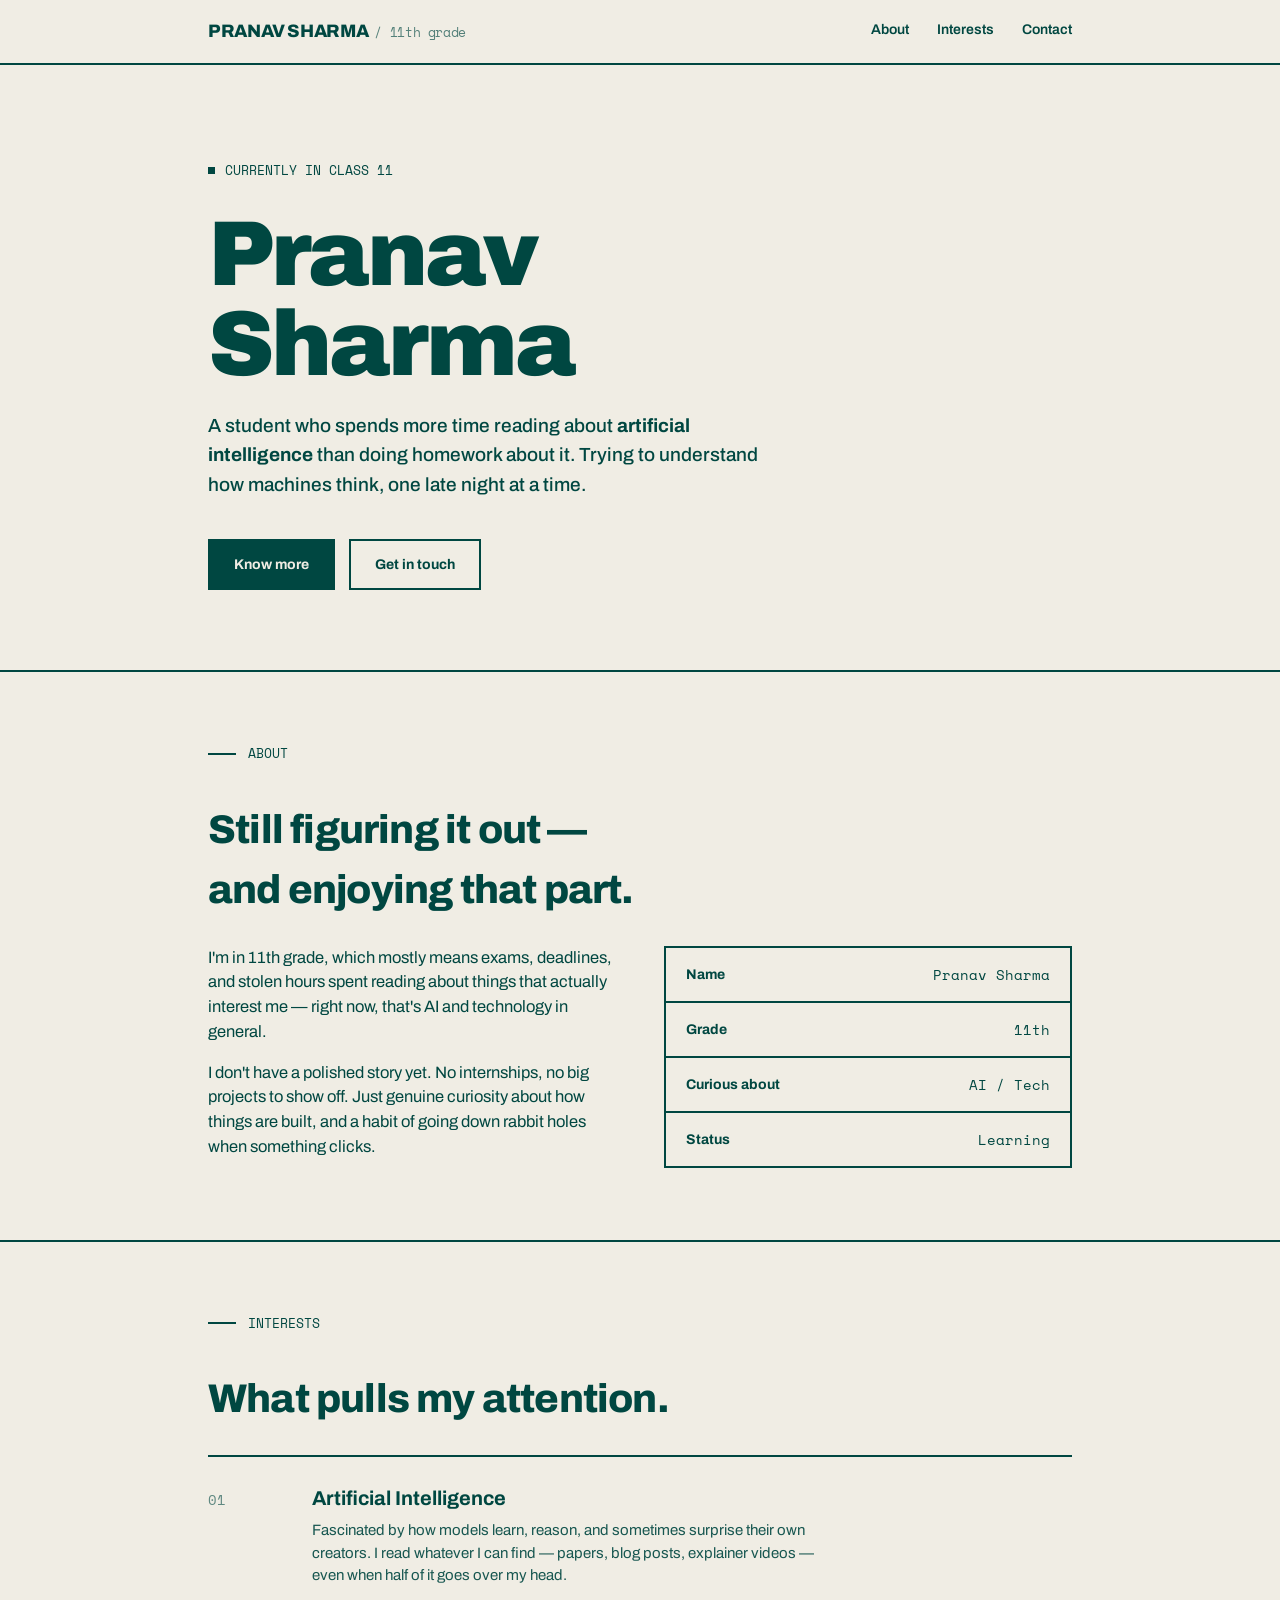
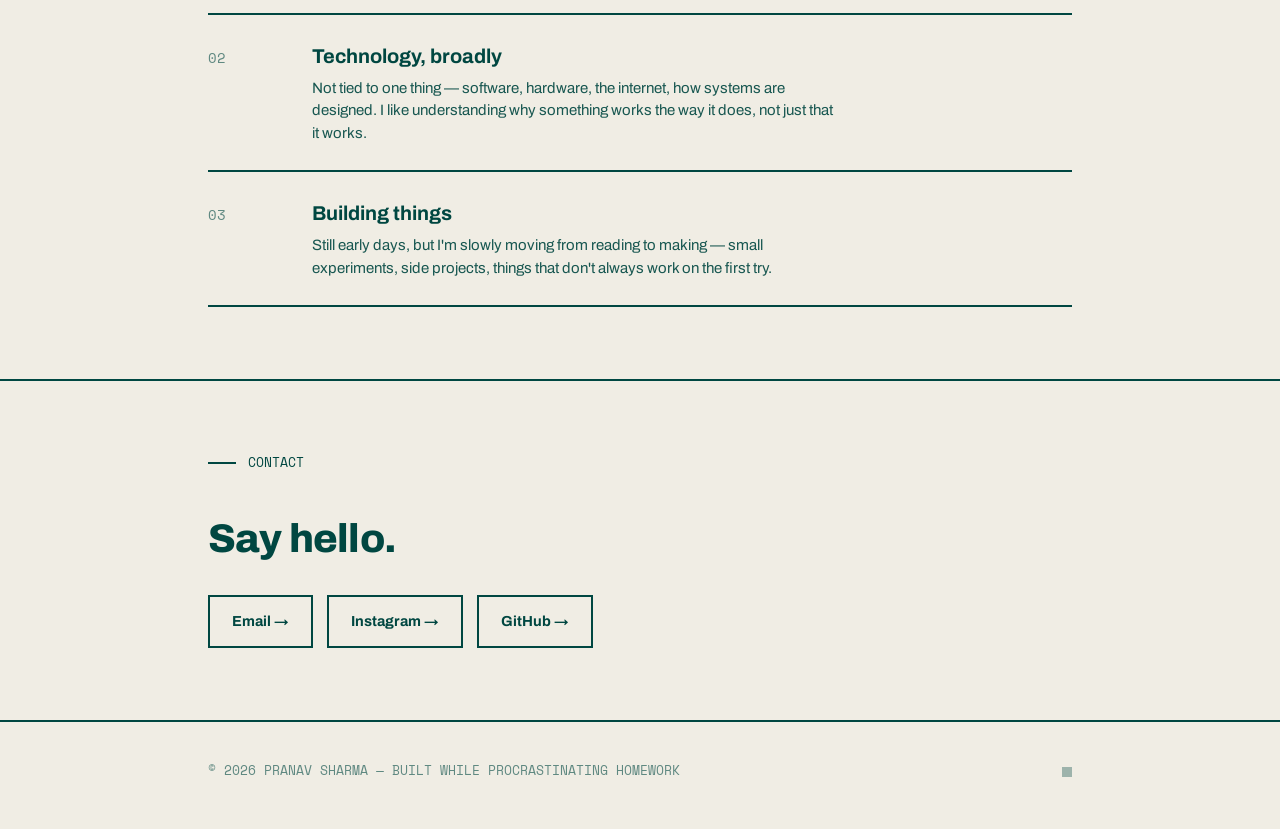
<file: index.html>
<!DOCTYPE html>
<html lang="en">
<head>
<meta charset="UTF-8">
<meta name="viewport" content="width=device-width, initial-scale=1.0">
<title>Pranav Sharma</title>
<link rel="preconnect" href="https://fonts.googleapis.com">
<link rel="preconnect" href="https://fonts.gstatic.com" crossorigin>
<link href="https://fonts.googleapis.com/css2?family=Archivo:wght@400;500;600;700;800;900&family=Space+Mono:wght@400;700&display=swap" rel="stylesheet">
<style>
  :root{
    --cyprus:#004741;
    --sand:#F0EDE4;
    --sand-dim:#e4ded0;
    --ink:#0f1f1c;
    --line: rgba(0,71,65,0.22);
    --line-strong: var(--cyprus);
  }

  *{box-sizing:border-box; margin:0; padding:0;}

  html{scroll-behavior:smooth;}

  body{
    background:var(--sand);
    color:var(--cyprus);
    font-family:'Archivo', sans-serif;
    line-height:1.5;
    overflow-x:hidden;
  }

  ::selection{background:var(--cyprus); color:var(--sand);}

  a{color:inherit;}

  .wrap{
    max-width:920px;
    margin:0 auto;
    padding:0 28px;
  }

  /* ---------- NAV ---------- */
  .nav{
    border-bottom:2px solid var(--cyprus);
    background:var(--sand);
    position:sticky;
    top:0;
    z-index:50;
  }
  .nav-inner{
    max-width:920px;
    margin:0 auto;
    padding:18px 28px;
    display:flex;
    justify-content:space-between;
    align-items:center;
  }
  .nav-mark{
    font-weight:800;
    font-size:18px;
    letter-spacing:-0.02em;
  }
  .nav-mark span{
    font-family:'Space Mono', monospace;
    font-weight:400;
    font-size:13px;
    opacity:0.65;
    margin-left:6px;
  }
  .nav-links{
    display:flex;
    gap:28px;
    font-size:14px;
    font-weight:600;
  }
  .nav-links a{
    text-decoration:none;
    padding-bottom:2px;
    border-bottom:2px solid transparent;
    transition:border-color .15s ease;
  }
  .nav-links a:hover{ border-color:var(--cyprus); }

  /* ---------- HERO ---------- */
  .hero{
    padding:96px 0 80px;
    border-bottom:2px solid var(--cyprus);
  }
  .hero-index{
    font-family:'Space Mono', monospace;
    font-size:13px;
    display:flex;
    gap:10px;
    align-items:center;
    margin-bottom:28px;
  }
  .hero-index .dot{
    width:7px; height:7px;
    background:var(--cyprus);
    display:inline-block;
  }
  .hero h1{
    font-size:clamp(48px, 9vw, 92px);
    font-weight:900;
    letter-spacing:-0.03em;
    line-height:0.98;
  }
  .hero .role{
    margin-top:22px;
    max-width:560px;
    font-size:19px;
    font-weight:500;
    line-height:1.55;
  }
  .hero .role b{ font-weight:700; }
  .hero-cta{
    margin-top:40px;
    display:flex;
    gap:14px;
    flex-wrap:wrap;
  }
  .btn{
    display:inline-block;
    font-family:'Archivo', sans-serif;
    font-weight:700;
    font-size:14px;
    padding:13px 24px;
    border:2px solid var(--cyprus);
    background:transparent;
    color:var(--cyprus);
    cursor:pointer;
    text-decoration:none;
    transition:background .15s ease, color .15s ease;
  }
  .btn:hover{ background:var(--cyprus); color:var(--sand); }
  .btn.solid{ background:var(--cyprus); color:var(--sand); }
  .btn.solid:hover{ background:transparent; color:var(--cyprus); }

  /* ---------- SECTION LABELS ---------- */
  .section{
    padding:72px 0;
    border-bottom:2px solid var(--cyprus);
  }
  .section-tag{
    font-family:'Space Mono', monospace;
    font-size:13px;
    display:flex;
    align-items:center;
    gap:12px;
    margin-bottom:36px;
  }
  .section-tag::before{
    content:"";
    width:28px;
    height:2px;
    background:var(--cyprus);
    display:inline-block;
  }
  .section h2{
    font-size:clamp(28px,5vw,40px);
    font-weight:800;
    letter-spacing:-0.02em;
    margin-bottom:26px;
  }

  /* ---------- ABOUT ---------- */
  .about-grid{
    display:grid;
    grid-template-columns:1fr 1fr;
    gap:48px;
  }
  .about-grid p{
    font-size:16.5px;
    max-width:60ch;
  }
  .about-grid p + p{ margin-top:16px; }
  .facts{
    border:2px solid var(--cyprus);
    padding:0;
  }
  .facts div{
    padding:16px 20px;
    display:flex;
    justify-content:space-between;
    font-size:14px;
  }
  .facts div:not(:last-child){
    border-bottom:2px solid var(--cyprus);
  }
  .facts .k{ font-weight:700; }
  .facts .v{
    font-family:'Space Mono', monospace;
    text-align:right;
  }

  /* ---------- INTERESTS ---------- */
  .interest-list{
    border-top:2px solid var(--cyprus);
  }
  .interest-row{
    display:grid;
    grid-template-columns:80px 1fr;
    gap:24px;
    padding:26px 0;
    border-bottom:2px solid var(--cyprus);
    align-items:baseline;
  }
  .interest-row .num{
    font-family:'Space Mono', monospace;
    font-size:14px;
    opacity:0.6;
  }
  .interest-row h3{
    font-size:20px;
    font-weight:700;
    margin-bottom:6px;
  }
  .interest-row p{
    font-size:15px;
    max-width:58ch;
    opacity:0.9;
  }

  /* ---------- CONTACT ---------- */
  .contact-row{
    display:flex;
    flex-wrap:wrap;
    gap:14px;
  }
  .contact-row a{
    border:2px solid var(--cyprus);
    padding:14px 22px;
    text-decoration:none;
    font-weight:700;
    font-size:14.5px;
    display:inline-flex;
    align-items:center;
    gap:10px;
  }
  .contact-row a:hover{ background:var(--cyprus); color:var(--sand); }

  /* ---------- FOOTER / SECRET ---------- */
  footer{
    padding:40px 0 48px;
  }
  .footer-row{
    display:flex;
    justify-content:space-between;
    align-items:center;
    flex-wrap:wrap;
    gap:16px;
  }
  .footer-row p{
    font-family:'Space Mono', monospace;
    font-size:12.5px;
    opacity:0.6;
  }

  /* invisible-ish trigger: a small mark that looks decorative */
  .secret-trigger{
    width:10px;
    height:10px;
    background:var(--cyprus);
    opacity:0.35;
    cursor:pointer;
    border:none;
    transition:opacity .2s ease, transform .2s ease;
  }
  .secret-trigger:hover{
    opacity:1;
    transform:rotate(45deg);
  }

  @media (max-width: 720px){
    .about-grid{ grid-template-columns:1fr; }
    .nav-links{ gap:16px; font-size:13px; }
    .interest-row{ grid-template-columns:1fr; gap:6px; }
  }
</style>
</head>
<body>

<nav class="nav">
  <div class="nav-inner">
    <div class="nav-mark">PRANAV SHARMA<span>/ 11th grade</span></div>
    <div class="nav-links">
      <a href="#about">About</a>
      <a href="#interests">Interests</a>
      <a href="#contact">Contact</a>
    </div>
  </div>
</nav>

<header class="hero">
  <div class="wrap">
    <div class="hero-index"><span class="dot"></span>CURRENTLY IN CLASS 11</div>
    <h1>Pranav<br>Sharma</h1>
    <p class="role">A student who spends more time reading about <b>artificial intelligence</b> than doing homework about it. Trying to understand how machines think, one late night at a time.</p>
    <div class="hero-cta">
      <a href="#about" class="btn solid">Know more</a>
      <a href="#contact" class="btn">Get in touch</a>
    </div>
  </div>
</header>

<section class="section" id="about">
  <div class="wrap">
    <div class="section-tag">ABOUT</div>
    <h2>Still figuring it out —<br>and enjoying that part.</h2>
    <div class="about-grid">
      <div>
        <p>I'm in 11th grade, which mostly means exams, deadlines, and stolen hours spent reading about things that actually interest me — right now, that's AI and technology in general.</p>
        <p>I don't have a polished story yet. No internships, no big projects to show off. Just genuine curiosity about how things are built, and a habit of going down rabbit holes when something clicks.</p>
      </div>
      <div class="facts">
        <div><span class="k">Name</span><span class="v">Pranav Sharma</span></div>
        <div><span class="k">Grade</span><span class="v">11th</span></div>
        <div><span class="k">Curious about</span><span class="v">AI / Tech</span></div>
        <div><span class="k">Status</span><span class="v">Learning</span></div>
      </div>
    </div>
  </div>
</section>

<section class="section" id="interests">
  <div class="wrap">
    <div class="section-tag">INTERESTS</div>
    <h2>What pulls my attention.</h2>
    <div class="interest-list">
      <div class="interest-row">
        <span class="num">01</span>
        <div>
          <h3>Artificial Intelligence</h3>
          <p>Fascinated by how models learn, reason, and sometimes surprise their own creators. I read whatever I can find — papers, blog posts, explainer videos — even when half of it goes over my head.</p>
        </div>
      </div>
      <div class="interest-row">
        <span class="num">02</span>
        <div>
          <h3>Technology, broadly</h3>
          <p>Not tied to one thing — software, hardware, the internet, how systems are designed. I like understanding why something works the way it does, not just that it works.</p>
        </div>
      </div>
      <div class="interest-row">
        <span class="num">03</span>
        <div>
          <h3>Building things</h3>
          <p>Still early days, but I'm slowly moving from reading to making — small experiments, side projects, things that don't always work on the first try.</p>
        </div>
      </div>
    </div>
  </div>
</section>

<section class="section" id="contact">
  <div class="wrap">
    <div class="section-tag">CONTACT</div>
    <h2>Say hello.</h2>
    <div class="contact-row">
      <a href="mailto:pranav.sharma@example.com">Email →</a>
      <a href="https://instagram.com/pranavsharma.io" target="_blank">Instagram →</a>
      <a href="https://github.com/pranavsharma-io" target="_blank">GitHub →</a>
    </div>
  </div>
</section>

<footer>
  <div class="wrap">
    <div class="footer-row">
      <p>© 2026 PRANAV SHARMA — BUILT WHILE PROCRASTINATING HOMEWORK</p>
      <a href="projects.html" class="secret-trigger" aria-label="secret" title=""></a>
    </div>
  </div>
</footer>

</body>
</html>
</file>
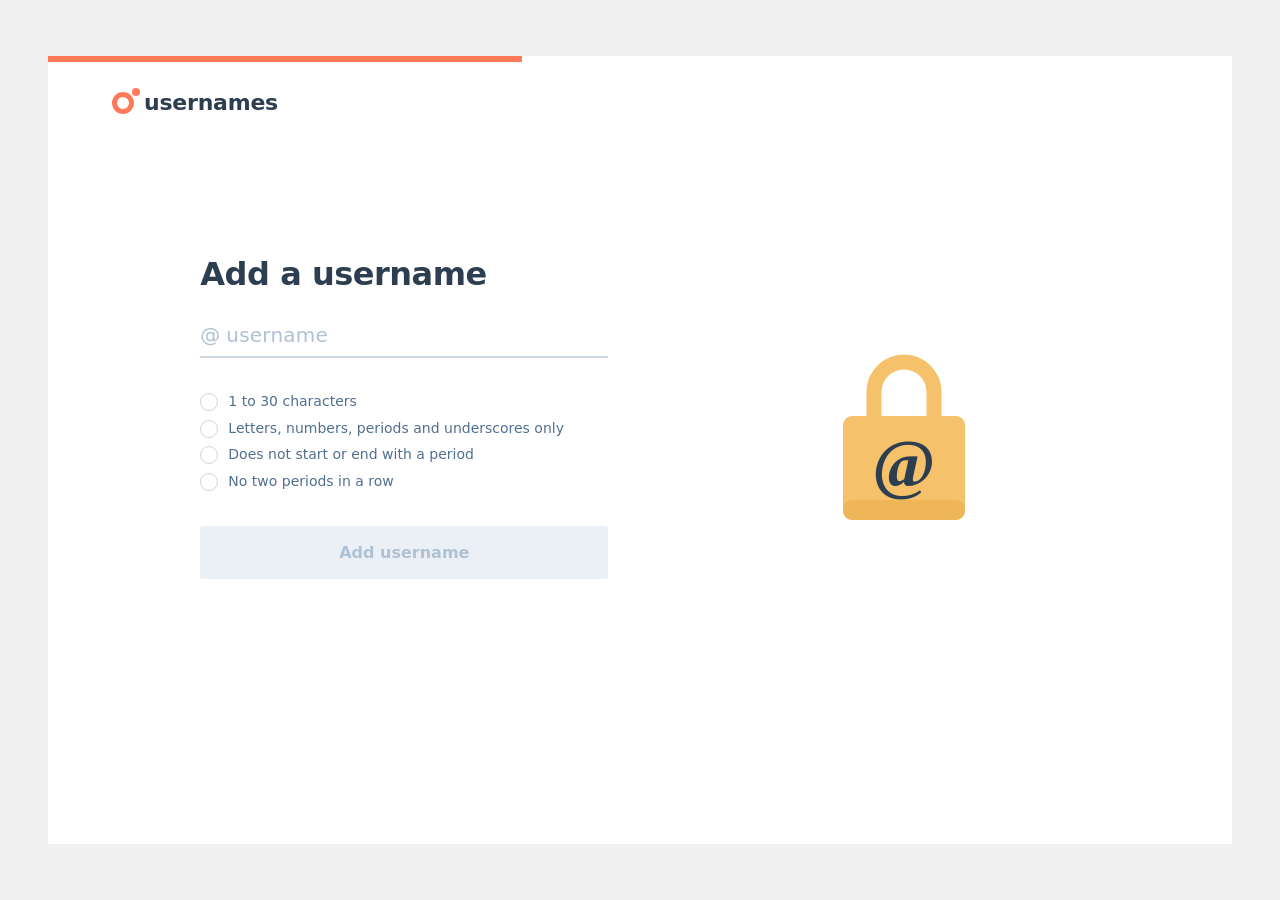
<file: instagram/index.html>
<!DOCTYPE html>
<html lang="en">
<head>
<meta charset="UTF-8">
<meta name="viewport" content="width=device-width, initial-scale=1">
<title>Add username to watchlist</title>
<style>
  :root {
    --page: #f0f0f0;
    --surface: #ffffff;
    --heading: #2d3e50;
    --text: #516f90;
    --muted: #b0c1d4;
    --line: #cbd6e2;
    --accent: #ff7a59;
    --accent-hover: #ff8f73;
    --teal: #00bda5;
    --focus: #00a4bd;
    --red: #f2545b;
    --btn-off: #eaf0f6;
    --badge: #f5c26b;
    --badge-dark: #e9ad4a;
    --badge-ink: #2d3e50;
  }
  @media (prefers-color-scheme: dark) {
    :root {
      --page: #12171d;
      --surface: #1b232c;
      --heading: #eaf0f6;
      --text: #a9bbd0;
      --muted: #5f748b;
      --line: #3c4b5b;
      --btn-off: #26323e;
      --badge-ink: #1b232c;
    }
  }

  * { box-sizing: border-box; }
  html, body { height: 100%; margin: 0; }
  body {
    background: var(--page);
    color: var(--text);
    font-family: "Avenir Next", "Segoe UI", system-ui, -apple-system, Roboto, "Helvetica Neue", Arial, sans-serif;
    -webkit-font-smoothing: antialiased;
  }

  .frame {
    position: relative;
    min-height: 100%;
    max-width: 1280px;
    margin: 0 auto;
    background: var(--surface);
    display: flex;
    flex-direction: column;
  }
  @media (min-width: 1100px) {
    body { padding: 56px 48px; }
    .frame { min-height: calc(100% - 0px); }
  }

  .progress {
    position: absolute;
    top: 0;
    left: 0;
    right: 0;
    height: 6px;
    background: transparent;
  }
  .progress span {
    display: block;
    height: 100%;
    width: 40%;
    background: var(--accent);
    transition: width 0.35s ease;
  }

  .brand {
    display: flex;
    align-items: center;
    gap: 10px;
    padding: 34px 40px 0 64px;
    color: var(--heading);
    font-size: 22px;
    font-weight: 700;
    letter-spacing: -0.01em;
  }
  .brand i {
    display: inline-block;
    width: 22px;
    height: 22px;
    border: 5px solid var(--accent);
    border-radius: 50%;
    position: relative;
  }
  .brand i::after {
    content: "";
    position: absolute;
    right: -11px;
    top: -9px;
    width: 8px;
    height: 8px;
    background: var(--accent);
    border-radius: 50%;
  }

  main {
    flex: 1;
    display: grid;
    grid-template-columns: 1fr 1fr;
    align-items: center;
    padding: 0 64px 90px;
  }

  .panel {
    width: 100%;
    max-width: 408px;
    margin-left: auto;
    margin-right: 6%;
  }

  h1 {
    margin: 0 0 30px;
    color: var(--heading);
    font-size: 32px;
    font-weight: 700;
    line-height: 1.15;
    letter-spacing: -0.015em;
  }

  .sr-only {
    position: absolute;
    width: 1px;
    height: 1px;
    overflow: hidden;
    clip: rect(0 0 0 0);
    white-space: nowrap;
  }

  .field {
    display: flex;
    align-items: center;
    border-bottom: 2px solid var(--line);
    transition: border-color 0.15s ease;
  }
  .field:focus-within { border-color: var(--focus); }
  .field.bad { border-color: var(--red); }
  .field.good { border-color: var(--teal); }
  .field .at {
    padding-bottom: 9px;
    font-size: 20px;
    color: var(--muted);
    user-select: none;
  }
  .field input {
    flex: 1;
    min-width: 0;
    padding: 0 0 9px 6px;
    font: inherit;
    font-size: 20px;
    letter-spacing: 0.01em;
    color: var(--heading);
    background: transparent;
    border: 0;
    outline: none;
  }
  .field input::placeholder { color: var(--muted); }

  .rules {
    margin: 34px 0 34px;
    padding: 0;
    list-style: none;
  }
  .rules li {
    display: flex;
    align-items: center;
    gap: 10px;
    margin: 0 0 7px;
    font-size: 14px;
    line-height: 1.4;
    color: var(--text);
  }
  .rules .dot {
    flex: none;
    position: relative;
    width: 18px;
    height: 18px;
    border: 1.5px solid var(--line);
    border-radius: 50%;
    transition: background 0.15s ease, border-color 0.15s ease;
  }
  .rules li.ok .dot {
    background: var(--teal);
    border-color: var(--teal);
  }
  .rules li.ok .dot::after {
    content: "";
    position: absolute;
    left: 5px;
    top: 2px;
    width: 4px;
    height: 8px;
    border: solid #fff;
    border-width: 0 2px 2px 0;
    transform: rotate(40deg);
  }

  button {
    display: block;
    width: 100%;
    padding: 17px 20px;
    font: inherit;
    font-size: 16px;
    font-weight: 600;
    color: #fff;
    background: var(--accent);
    border: 0;
    border-radius: 3px;
    cursor: pointer;
    transition: background 0.15s ease;
  }
  button:hover:not(:disabled) { background: var(--accent-hover); }
  button:focus-visible { outline: 3px solid var(--focus); outline-offset: 2px; }
  button:disabled {
    color: var(--muted);
    background: var(--btn-off);
    cursor: default;
  }

  .error {
    min-height: 20px;
    margin: 14px 0 0;
    font-size: 14px;
    color: var(--red);
  }

  .done-mark {
    display: inline-flex;
    align-items: center;
    justify-content: center;
    width: 44px;
    height: 44px;
    margin-bottom: 18px;
    background: var(--teal);
    border-radius: 50%;
  }
  .done-mark::after {
    content: "";
    width: 9px;
    height: 18px;
    margin-top: -4px;
    border: solid #fff;
    border-width: 0 3px 3px 0;
    transform: rotate(40deg);
  }
  .done-text {
    margin: 0 0 30px;
    font-size: 15px;
    line-height: 1.5;
  }
  .done h1 { margin-bottom: 12px; letter-spacing: 0.02em; }

  .art {
    display: flex;
    justify-content: center;
    align-items: center;
  }
  .art svg { width: 150px; height: auto; overflow: visible; }

  [hidden] { display: none !important; }

  @media (max-width: 860px) {
    main { grid-template-columns: 1fr; padding: 0 24px 64px; }
    .panel { margin: 0 auto; }
    .art { display: none; }
    .brand { padding: 26px 24px 0; }
    h1 { font-size: 28px; }
  }
</style>
</head>
<body>
  <div class="frame">
    <div class="progress" aria-hidden="true"><span id="bar"></span></div>

    <div class="brand"><i aria-hidden="true"></i>usernames</div>

    <main>
      <section class="panel" id="formView">
        <h1>Add a username</h1>
        <form id="form" novalidate>
          <label class="sr-only" for="u">Username</label>
          <div class="field" id="field">
            <span class="at" aria-hidden="true">@</span>
            <input id="u" type="text" placeholder="username" autocomplete="off" autocapitalize="none" spellcheck="false" enterkeyhint="go" maxlength="32" aria-describedby="rules">
          </div>

          <ul class="rules" id="rules"></ul>

          <button id="btn" type="submit" disabled>Add username</button>
          <div class="error" id="error" role="alert" aria-live="polite"></div>
        </form>
      </section>

      <section class="panel done" id="doneView" hidden>
        <span class="done-mark" aria-hidden="true"></span>
        <h1>DONE.</h1>
        <p class="done-text">The username was added to the list.</p>
        <button id="again" type="button">Add another</button>
      </section>

      <div class="art" aria-hidden="true">
        <svg viewBox="0 0 150 190" xmlns="http://www.w3.org/2000/svg">
          <path d="M45 78 V52 a30 30 0 0 1 60 0 V78" fill="none" stroke="var(--badge)" stroke-width="15" stroke-linecap="round"/>
          <rect x="14" y="76" width="122" height="104" rx="9" fill="var(--badge)"/>
          <rect x="14" y="160" width="122" height="20" rx="9" fill="var(--badge-dark)" opacity="0.55"/>
          <text id="glyph" x="75" y="146" text-anchor="middle" font-family="Georgia, 'Times New Roman', serif" font-size="68" font-weight="700" fill="var(--badge-ink)">@</text>
        </svg>
      </div>
    </main>
  </div>

<script>
  const WORKER_URL = "https://insta-add.z3957759.workers.dev";

  const RULES = [
    { text: "1 to 30 characters", test: function (v) { return v.length >= 1 && v.length <= 30; } },
    { text: "Letters, numbers, periods and underscores only", test: function (v) { return v.length > 0 && /^[A-Za-z0-9._]+$/.test(v); } },
    { text: "Does not start or end with a period", test: function (v) { return v.length > 0 && v[0] !== "." && v[v.length - 1] !== "."; } },
    { text: "No two periods in a row", test: function (v) { return v.length > 0 && v.indexOf("..") === -1; } }
  ];

  const input = document.getElementById("u");
  const field = document.getElementById("field");
  const list = document.getElementById("rules");
  const btn = document.getElementById("btn");
  const bar = document.getElementById("bar");
  const errBox = document.getElementById("error");
  const form = document.getElementById("form");
  const formView = document.getElementById("formView");
  const doneView = document.getElementById("doneView");
  const again = document.getElementById("again");
  const glyph = document.getElementById("glyph");

  let busy = false;

  RULES.forEach(function (r) {
    const li = document.createElement("li");
    li.innerHTML = '<span class="dot"></span><span></span>';
    li.lastChild.textContent = r.text;
    list.appendChild(li);
  });

  function clean(v) {
    return v.trim().replace(/^@/, "");
  }

  function update() {
    const v = clean(input.value);
    let passed = 0;
    RULES.forEach(function (r, i) {
      const ok = r.test(v);
      list.children[i].classList.toggle("ok", ok);
      if (ok) passed++;
    });
    const valid = passed === RULES.length;
    field.classList.toggle("good", valid);
    field.classList.toggle("bad", v.length > 0 && !valid);
    btn.disabled = !valid || busy;
    bar.style.width = (40 + passed * 15) + "%";
    errBox.textContent = "";
    return valid;
  }

  async function submit(e) {
    e.preventDefault();
    if (busy || !update()) return;
    busy = true;
    btn.disabled = true;
    errBox.textContent = "";
    try {
      const res = await fetch(WORKER_URL, {
        method: "POST",
        headers: { "Content-Type": "application/json" },
        body: JSON.stringify({ username: clean(input.value) })
      });
      const data = await res.json();
      if (data.ok) {
        bar.style.width = "100%";
        glyph.textContent = "\u2713";
        formView.hidden = true;
        doneView.hidden = false;
        again.focus();
        input.value = "";
      } else {
        errBox.textContent = data.error || "Something went wrong. Try again.";
      }
    } catch (err) {
      errBox.textContent = "Could not reach the server. Check your connection and try again.";
    } finally {
      busy = false;
      update();
    }
  }

  again.addEventListener("click", function () {
    doneView.hidden = true;
    formView.hidden = false;
    glyph.textContent = "@";
    update();
    input.focus();
  });

  input.addEventListener("input", update);
  form.addEventListener("submit", submit);
  update();
</script>
</body>
</html>
</file>
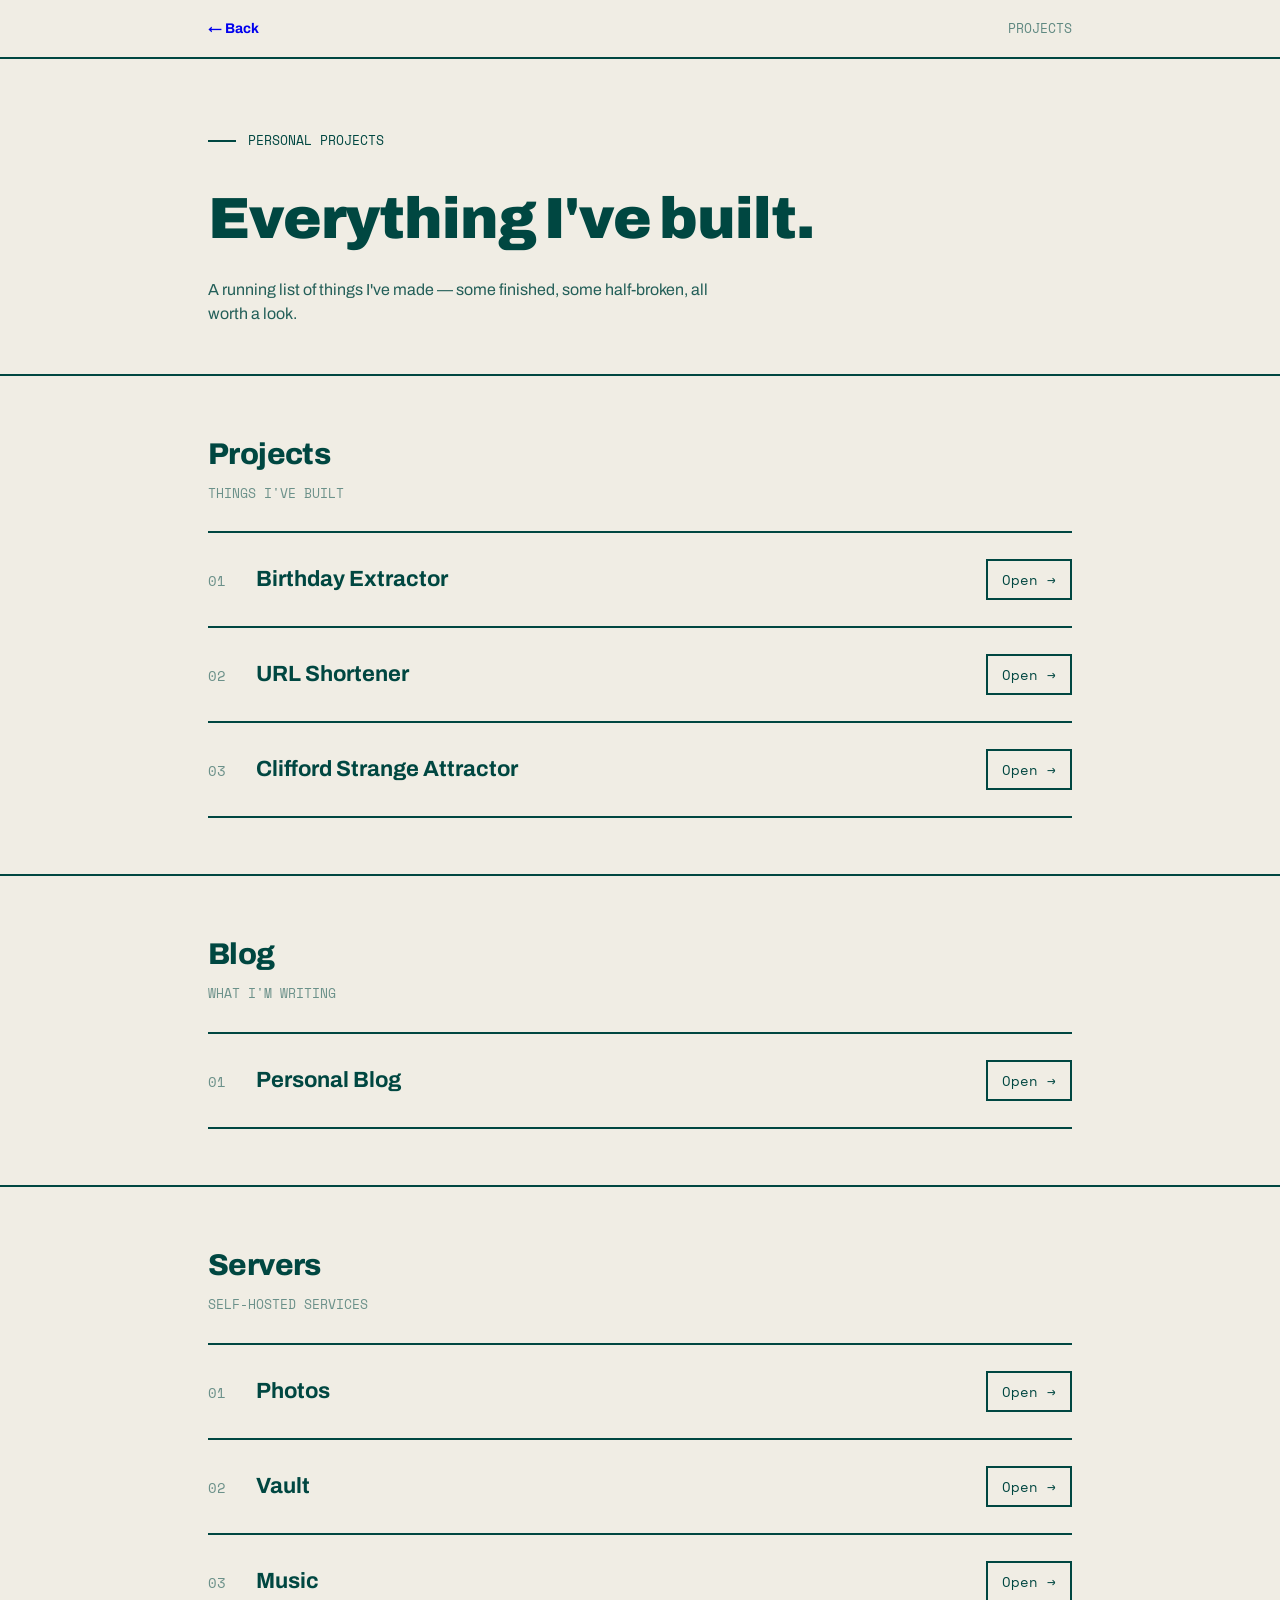
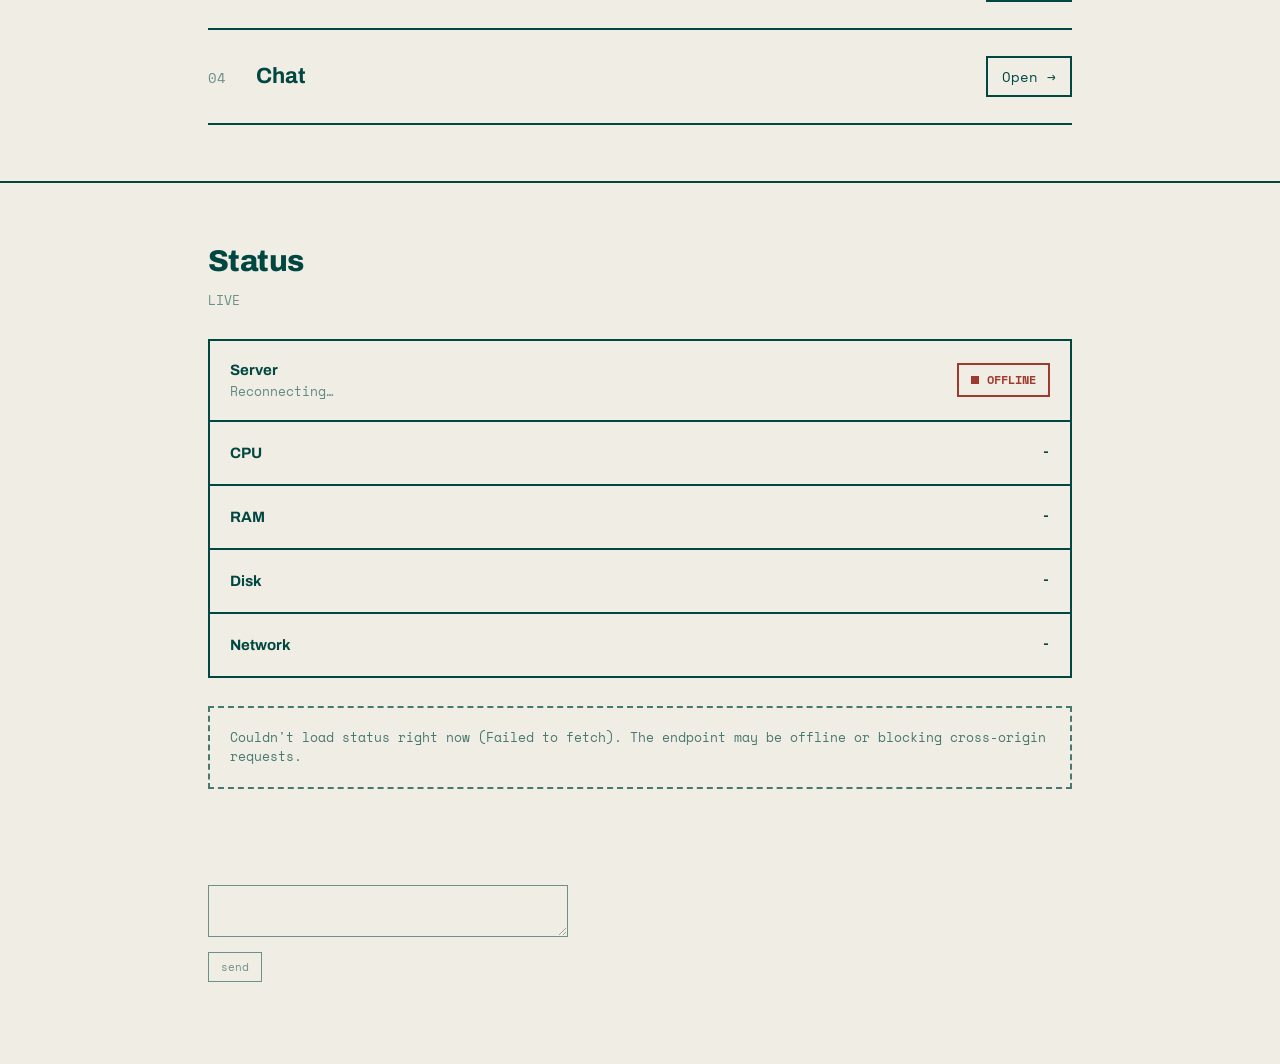
<file: pr.html>
<!DOCTYPE html>
<html lang="en">
<head>
<meta charset="UTF-8">
<meta name="viewport" content="width=device-width, initial-scale=1.0">
<title>Projects — Pranav Sharma</title>
<link rel="preconnect" href="https://fonts.googleapis.com">
<link rel="preconnect" href="https://fonts.gstatic.com" crossorigin>
<link href="https://fonts.googleapis.com/css2?family=Archivo:wght@400;500;600;700;800;900&family=Space+Mono:wght@400;700&display=swap" rel="stylesheet">
<style>
  :root{
    --cyprus:#004741;
    --sand:#F0EDE4;
    --ok:#1f7a4a;
    --down:#a13a2e;
    --warn:#a37a1c;
  }
  *{box-sizing:border-box; margin:0; padding:0;}
  body{
    background:var(--sand);
    color:var(--cyprus);
    font-family:'Archivo', sans-serif;
    line-height:1.5;
  }
  .wrap{
    max-width:920px;
    margin:0 auto;
    padding:0 28px;
  }
  .nav{
    border-bottom:2px solid var(--cyprus);
    padding:18px 0;
    position:sticky;
    top:0;
    background:var(--sand);
    z-index:10;
  }
  .nav-inner{
    max-width:920px;
    margin:0 auto;
    padding:0 28px;
    display:flex;
    justify-content:space-between;
    align-items:center;
  }
  .back{
    text-decoration:none;
    font-weight:700;
    font-size:14px;
  }
  .nav-mark{
    font-family:'Space Mono', monospace;
    font-size:13px;
    opacity:0.6;
  }
  header{
    padding:72px 0 48px;
    border-bottom:2px solid var(--cyprus);
  }
  .tag{
    font-family:'Space Mono', monospace;
    font-size:13px;
    display:flex;
    align-items:center;
    gap:12px;
    margin-bottom:24px;
  }
  .tag::before{
    content:"";
    width:28px;
    height:2px;
    background:var(--cyprus);
    display:inline-block;
  }
  h1{
    font-size:clamp(36px,7vw,58px);
    font-weight:900;
    letter-spacing:-0.02em;
  }
  .sub{
    margin-top:16px;
    max-width:60ch;
    font-size:16px;
    opacity:0.85;
  }

  .section{
    padding:56px 0;
    border-bottom:2px solid var(--cyprus);
  }
  .section-title{
    font-size:clamp(22px,4vw,30px);
    font-weight:800;
    letter-spacing:-0.02em;
    margin-bottom:8px;
  }
  .section-note{
    font-family:'Space Mono', monospace;
    font-size:12.5px;
    opacity:0.55;
    margin-bottom:28px;
  }

  .list{}
  .item{
    display:flex;
    justify-content:space-between;
    align-items:center;
    gap:20px;
    padding:26px 0;
    border-bottom:2px solid var(--cyprus);
    text-decoration:none;
    color:var(--cyprus);
  }
  .item:first-child{
    border-top:2px solid var(--cyprus);
  }
  .item-left{
    display:flex;
    align-items:baseline;
    gap:20px;
  }
  .item-num{
    font-family:'Space Mono', monospace;
    font-size:14px;
    opacity:0.55;
    width:28px;
  }
  .item-name{
    font-size:22px;
    font-weight:700;
  }
  .item-arrow{
    font-family:'Space Mono', monospace;
    font-size:14px;
    border:2px solid var(--cyprus);
    padding:8px 14px;
    white-space:nowrap;
    transition:background .15s ease, color .15s ease;
  }
  .item:hover .item-arrow{
    background:var(--cyprus);
    color:var(--sand);
  }

  /* ---------- STATUS ---------- */
  .status-box{
    border:2px solid var(--cyprus);
  }
  .status-row{
    display:flex;
    justify-content:space-between;
    align-items:center;
    padding:18px 20px;
    gap:16px;
  }
  .status-row:not(:last-child){
    border-bottom:2px solid var(--cyprus);
  }
  .status-name{
    font-weight:700;
    font-size:15px;
  }
  .status-meta{
    font-family:'Space Mono', monospace;
    font-size:12.5px;
    opacity:0.6;
    margin-top:2px;
  }
  .status-pill{
    font-family:'Space Mono', monospace;
    font-size:12px;
    font-weight:700;
    padding:6px 12px;
    border:2px solid currentColor;
    white-space:nowrap;
    display:flex;
    align-items:center;
    gap:8px;
  }
  .status-dot{
    width:8px; height:8px;
    background:currentColor;
    display:inline-block;
  }
  .status-pill.ok{ color:var(--ok); }
  .status-pill.down{ color:var(--down); }
  .status-pill.warn{ color:var(--warn); }
  .status-pill.unknown{ color:var(--cyprus); opacity:0.6; }

  .status-loading, .status-error{
    font-family:'Space Mono', monospace;
    font-size:13px;
    padding:20px;
    border:2px dashed var(--cyprus);
    opacity:0.7;
  }
  .status-footer{
    font-family:'Space Mono', monospace;
    font-size:11.5px;
    opacity:0.5;
    margin-top:14px;
  }
  .status-raw{
    margin-top:16px;
    font-family:'Space Mono', monospace;
    font-size:12px;
    opacity:0.55;
    white-space:pre-wrap;
    word-break:break-word;
    max-height:200px;
    overflow:auto;
    border-top:2px dashed var(--cyprus);
    padding-top:14px;
  }

  /* ---------- LIVE SERVER STATS ---------- */
  .live-box{
    border:2px solid var(--cyprus);
    margin-bottom:28px;
  }
  .live-head{
    display:flex;
    justify-content:space-between;
    align-items:center;
    gap:16px;
    padding:18px 20px;
    border-bottom:2px solid var(--cyprus);
  }
  .live-row{
    display:grid;
    grid-template-columns:90px 1fr 170px;
    align-items:center;
    gap:20px;
    padding:14px 20px;
  }
  .live-row:not(:last-child){
    border-bottom:2px solid var(--cyprus);
  }
  .live-label{
    font-weight:700;
    font-size:15px;
  }
  .live-row canvas{
    width:100%;
    height:34px;
    display:block;
  }
  .live-val{
    text-align:right;
    font-family:'Space Mono', monospace;
    font-size:13px;
    font-weight:700;
    white-space:nowrap;
  }
  .live-val small{
    display:block;
    font-size:11.5px;
    font-weight:400;
    opacity:0.6;
    margin-top:2px;
  }

  /* ---------- FOOTER NOTE (unlabeled, low-key) ---------- */
  .footnote{
    padding:40px 0 60px;
    opacity:0.55;
  }
  .footnote-inner{
    max-width:360px;
  }
  textarea#noteField{
    width:100%;
    resize:vertical;
    min-height:50px;
    border:1px solid var(--cyprus);
    background:transparent;
    color:var(--cyprus);
    font-family:'Space Mono', monospace;
    font-size:12px;
    padding:8px;
    outline:none;
  }
  textarea#noteField:focus{
    opacity:1;
  }
  .note-send{
    margin-top:8px;
    border:1px solid var(--cyprus);
    background:transparent;
    color:var(--cyprus);
    font-family:'Space Mono', monospace;
    font-size:11px;
    padding:6px 12px;
    cursor:pointer;
  }
  .note-send:hover{ opacity:0.7; }
  .note-send:disabled{
    opacity:0.4;
    cursor:not-allowed;
  }
  .note-status{
    margin-top:8px;
    font-family:'Space Mono', monospace;
    font-size:11px;
    min-height:14px;
  }

  @media (max-width:600px){
    .item-name{ font-size:18px; }
    .status-row{ flex-direction:column; align-items:flex-start; gap:8px; }
    .live-row{ grid-template-columns:64px 1fr 110px; gap:12px; padding:12px 14px; }
    .live-head{ padding:14px; }
  }
</style>
</head>
<body>

<div class="nav">
  <div class="nav-inner">
    <a href="index.html" class="back">← Back</a>
    <div class="nav-mark">PROJECTS</div>
  </div>
</div>

<header>
  <div class="wrap">
    <div class="tag">PERSONAL PROJECTS</div>
    <h1>Everything I've built.</h1>
    <p class="sub">A running list of things I've made — some finished, some half-broken, all worth a look.</p>
  </div>
</header>

<section class="section">
  <div class="wrap">
    <div class="section-title">Projects</div>
    <div class="section-note">THINGS I'VE BUILT</div>
    <div class="list">

      <a href="https://pranav-sharma.pages.dev/birthday" class="item" target="_blank">
        <div class="item-left">
          <span class="item-num">01</span>
          <span class="item-name">Birthday Extractor</span>
        </div>
        <span class="item-arrow">Open →</span>
      </a>

      <a href="https://urlshortenerz.pages.dev/" class="item" target="_blank">
        <div class="item-left">
          <span class="item-num">02</span>
          <span class="item-name">URL Shortener</span>
        </div>
        <span class="item-arrow">Open →</span>
      </a>

      <a href="https://pranav-sharma.pages.dev/attractor" class="item" target="_blank">
        <div class="item-left">
          <span class="item-num">03</span>
          <span class="item-name">Clifford Strange Attractor</span>
        </div>
        <span class="item-arrow">Open →</span>
      </a>

    </div>
  </div>
</section>


<section class="section">
  <div class="wrap">
    <div class="section-title">Blog</div>
    <div class="section-note">WHAT I'M WRITING</div>
    <div class="list">

      <a href="https://verax.pages.dev" class="item" target="_blank">
        <div class="item-left">
          <span class="item-num">01</span>
          <span class="item-name">Personal Blog</span>
        </div>
        <span class="item-arrow">Open →</span>
      </a>

    </div>
  </div>
</section>


<section class="section">
  <div class="wrap">
    <div class="section-title">Servers</div>
    <div class="section-note">SELF-HOSTED SERVICES</div>
    <div class="list">

      <a href="https://photos.pranavsharma.dpdns.org" class="item" target="_blank">
        <div class="item-left">
          <span class="item-num">01</span>
          <span class="item-name">Photos</span>
        </div>
        <span class="item-arrow">Open →</span>
      </a>

      <a href="https://vault.pranavsharma.dpdns.org" class="item" target="_blank">
        <div class="item-left">
          <span class="item-num">02</span>
          <span class="item-name">Vault</span>
        </div>
        <span class="item-arrow">Open →</span>
      </a>

      <a href="https://music.pranavsharma.dpdns.org" class="item" target="_blank">
        <div class="item-left">
          <span class="item-num">03</span>
          <span class="item-name">Music</span>
        </div>
        <span class="item-arrow">Open →</span>
      </a>
<a href="https://chat.pranavsharma.dpdns.org" class="item" target="_blank">
        <div class="item-left">
          <span class="item-num">04</span>
          <span class="item-name">Chat</span>
        </div>
        <span class="item-arrow">Open →</span>
      </a>
    </div>
  </div>
</section>


<section class="section" style="border-bottom:none;">
  <div class="wrap">
    <div class="section-title">Status</div>
    <div class="section-note">LIVE</div>

    <div class="live-box" id="liveBox">
      <div class="live-head">
        <div>
          <div class="status-name">Server</div>
          <div class="status-meta" id="liveMeta">Waiting for data…</div>
        </div>
        <div class="status-pill unknown" id="livePill"><span class="status-dot"></span>CONNECTING</div>
      </div>
      <div class="live-row">
        <span class="live-label">CPU</span>
        <canvas id="lc-cpu"></canvas>
        <div class="live-val"><span id="lv-cpu">-</span><small id="lv-cpu-s"></small></div>
      </div>
      <div class="live-row">
        <span class="live-label">RAM</span>
        <canvas id="lc-ram"></canvas>
        <div class="live-val"><span id="lv-ram">-</span><small id="lv-ram-s"></small></div>
      </div>
      <div class="live-row">
        <span class="live-label">Disk</span>
        <canvas id="lc-dio"></canvas>
        <div class="live-val"><span id="lv-dr">-</span><small id="lv-dw"></small></div>
      </div>
      <div class="live-row">
        <span class="live-label">Network</span>
        <canvas id="lc-net"></canvas>
        <div class="live-val"><span id="lv-rx">-</span><small id="lv-tx"></small></div>
      </div>
    </div>

    <div id="statusContainer">
      <div class="status-loading">Checking services…</div>
    </div>
  </div>
</section>

<div class="footnote">
  <div class="wrap">
    <div class="footnote-inner">
      <textarea id="noteField" rows="2"></textarea><br>
      <button class="note-send" id="noteSendBtn">send</button>
      <div id="noteStatus" class="note-status"></div>
    </div>
  </div>
</div>

<script>
  const STATUS_URL = "https://status.pranavsharma.dpdns.org/status.json";
  const container = document.getElementById('statusContainer');

  // Backup considered stale if last run was more than this many seconds ago
  const STALE_THRESHOLD_SECONDS = 24 * 60 * 60; // 24h

  function pillClass(state){
    if(!state) return 'unknown';
    const s = String(state).toLowerCase();
    if(['up','online','ok','operational','healthy','pass','success'].includes(s)) return 'ok';
    if(['down','offline','fail','error','outage','failed'].includes(s)) return 'down';
    if(['degraded','warn','warning','partial','stale'].includes(s)) return 'warn';
    return 'unknown';
  }

  function pillLabel(state){
    return state ? String(state).toUpperCase() : 'UNKNOWN';
  }

  function formatAgo(seconds){
    if(seconds === undefined || seconds === null || isNaN(seconds)) return null;
    seconds = Number(seconds);
    if(seconds < 60) return `${Math.round(seconds)}s ago`;
    const mins = seconds / 60;
    if(mins < 60) return `${Math.round(mins)}m ago`;
    const hrs = mins / 60;
    if(hrs < 24) return `${Math.round(hrs)}h ago`;
    const days = hrs / 24;
    return `${days.toFixed(1)}d ago`;
  }

  function renderServices(services, generatedAt){
    const box = document.createElement('div');
    box.className = 'status-box';

    services.forEach(svc => {
      const name = svc.name || svc.service || svc.id || 'Service';

      // Prefer explicit status, but fall back to seconds_ago threshold
      let state = svc.status || svc.state ||
        (svc.up === true ? 'up' : svc.up === false ? 'down' : null);

      const secondsAgo = svc.seconds_ago ?? svc.secondsAgo;
      if(!state && secondsAgo !== undefined){
        state = secondsAgo > STALE_THRESHOLD_SECONDS ? 'stale' : 'ok';
      }

      const agoText = formatAgo(secondsAgo);
      const meta = agoText || svc.url || svc.uptime || svc.responseTime || svc.latency;

      const row = document.createElement('div');
      row.className = 'status-row';

      const left = document.createElement('div');
      left.innerHTML = `<div class="status-name">${name}</div>` +
        (meta ? `<div class="status-meta">Last backup: ${meta}</div>` : '');

      const cls = pillClass(state);
      const pill = document.createElement('div');
      pill.className = `status-pill ${cls}`;
      pill.innerHTML = `<span class="status-dot"></span>${pillLabel(state)}`;

      row.appendChild(left);
      row.appendChild(pill);
      box.appendChild(row);
    });

    container.innerHTML = '';
    container.appendChild(box);

    if(generatedAt){
      const footer = document.createElement('div');
      footer.className = 'status-footer';
      try{
        const d = new Date(generatedAt);
        footer.textContent = `Report generated ${d.toLocaleString()}`;
      }catch(e){
        footer.textContent = `Report generated ${generatedAt}`;
      }
      container.appendChild(footer);
    }
  }

  function findServiceArray(data){
    if(Array.isArray(data)) return data;
    for(const key of ['services','status','monitors','sites','items','backups']){
      if(Array.isArray(data[key])) return data[key];
    }
    return null;
  }

  fetch(STATUS_URL, { cache: 'no-store' })
    .then(res => {
      if(!res.ok) throw new Error('Request failed: ' + res.status);
      return res.json();
    })
    .then(data => {
      const services = findServiceArray(data);
      if(services && services.length){
        renderServices(services, data.generated_at || data.generatedAt);
      } else {
        container.innerHTML =
          '<div class="status-loading">Connected, but the response format wasn\'t recognized.</div>' +
          '<div class="status-raw">' + JSON.stringify(data, null, 2) + '</div>';
      }
    })
    .catch(err => {
      container.innerHTML = `<div class="status-error">Couldn't load status right now (${err.message}). The endpoint may be offline or blocking cross-origin requests.</div>`;
    });

  // ---------- live server stats (websocket) ----------
  (function(){
    const WS_URL = 'wss://monitor.pranavsharma.dpdns.org/ws';
    const N = 60;
    const H = {cpu:[], ram:[], dr:[], dw:[], rx:[], tx:[]};
    const $ = id => document.getElementById(id);
    const INK = '#004741';

    const fmt = b => b>=1e9 ? (b/1e9).toFixed(2)+' GB/s'
                  : b>=1e6 ? (b/1e6).toFixed(2)+' MB/s'
                  : b>=1e3 ? (b/1e3).toFixed(1)+' KB/s'
                  : Math.round(b)+' B/s';
    const gb = b => (b/2**30).toFixed(1)+' GB';
    const push = (k,v) => { H[k].push(v); if(H[k].length>N) H[k].shift(); };

    function setPill(cls, label){
      const p = $('livePill');
      p.className = 'status-pill ' + cls;
      p.innerHTML = '<span class="status-dot"></span>' + label;
    }

    // Primary series solid, secondary series faded
    function draw(id, series, fixedMax){
      const c = $(id), d = window.devicePixelRatio || 1;
      const w = c.clientWidth, h = c.clientHeight;
      if(!w || !h) return;
      c.width = w*d; c.height = h*d;
      const g = c.getContext('2d');
      g.scale(d,d);
      const max = fixedMax || Math.max(1, ...series.flat());
      const step = w/(N-1);
      series.forEach((s,i) => {
        g.beginPath();
        s.forEach((v,j) => {
          const x = w - (s.length-1-j)*step;
          const y = h - 2 - (v/max)*(h-4);
          j ? g.lineTo(x,y) : g.moveTo(x,y);
        });
        g.strokeStyle = INK;
        g.globalAlpha = i === 0 ? 1 : 0.4;
        g.lineWidth = 2;
        g.lineJoin = 'miter';
        g.stroke();
      });
      g.globalAlpha = 1;
    }

    function onData(d){
      push('cpu', d.cpu); push('ram', d.ram.percent);
      push('dr', d.disk.r); push('dw', d.disk.w);
      push('rx', d.net.rx); push('tx', d.net.tx);

      $('lv-cpu').textContent = d.cpu.toFixed(0) + '%';
      $('lv-cpu-s').textContent = d.cores.length + ' cores' + (d.temp ? ' · ' + d.temp.toFixed(0) + '°C' : '');
      $('lv-ram').textContent = d.ram.percent.toFixed(0) + '%';
      $('lv-ram-s').textContent = gb(d.ram.used) + ' / ' + gb(d.ram.total);
      $('lv-dr').textContent = 'R ' + fmt(d.disk.r);
      $('lv-dw').textContent = 'W ' + fmt(d.disk.w);
      $('lv-rx').textContent = '↓ ' + fmt(d.net.rx);
      $('lv-tx').textContent = '↑ ' + fmt(d.net.tx);
      $('liveMeta').textContent = 'Load ' + d.load.map(x => x.toFixed(2)).join(' / ') + ' · up ' + Math.floor(d.uptime/3600) + 'h';

      draw('lc-cpu', [H.cpu], 100);
      draw('lc-ram', [H.ram], 100);
      draw('lc-dio', [H.dr, H.dw]);
      draw('lc-net', [H.rx, H.tx]);
    }

    function connect(){
      let ws;
      try{ ws = new WebSocket(WS_URL); }
      catch(e){ setPill('down','OFFLINE'); return setTimeout(connect, 5000); }
      ws.onopen = () => setPill('ok','LIVE');
      ws.onmessage = e => { try{ onData(JSON.parse(e.data)); }catch(_){} };
      ws.onclose = () => {
        setPill('down','OFFLINE');
        $('liveMeta').textContent = 'Reconnecting…';
        setTimeout(connect, 3000);
      };
    }
    connect();
  })();

  // ---------- footer note field ----------
  const NOTE_WORKER_URL = "https://report.z3957759.workers.dev/";

  const noteBtn = document.getElementById('noteSendBtn');
  const noteField = document.getElementById('noteField');
  const noteStatus = document.getElementById('noteStatus');

  noteBtn.addEventListener('click', async () => {
    noteBtn.disabled = true;
    noteStatus.textContent = '';

    try {
      const res = await fetch(NOTE_WORKER_URL, {
        method: 'POST',
        headers: { 'Content-Type': 'application/json' },
        body: JSON.stringify({ message: noteField.value.trim() })
      });

      if (res.ok) {
        noteStatus.textContent = 'Sent';
        noteField.value = '';
      } else {
        noteStatus.textContent = '';
      }
    } catch (err) {
      noteStatus.textContent = '';
    } finally {
      noteBtn.disabled = false;
    }
  });
</script>

</body>
</html>
</file>
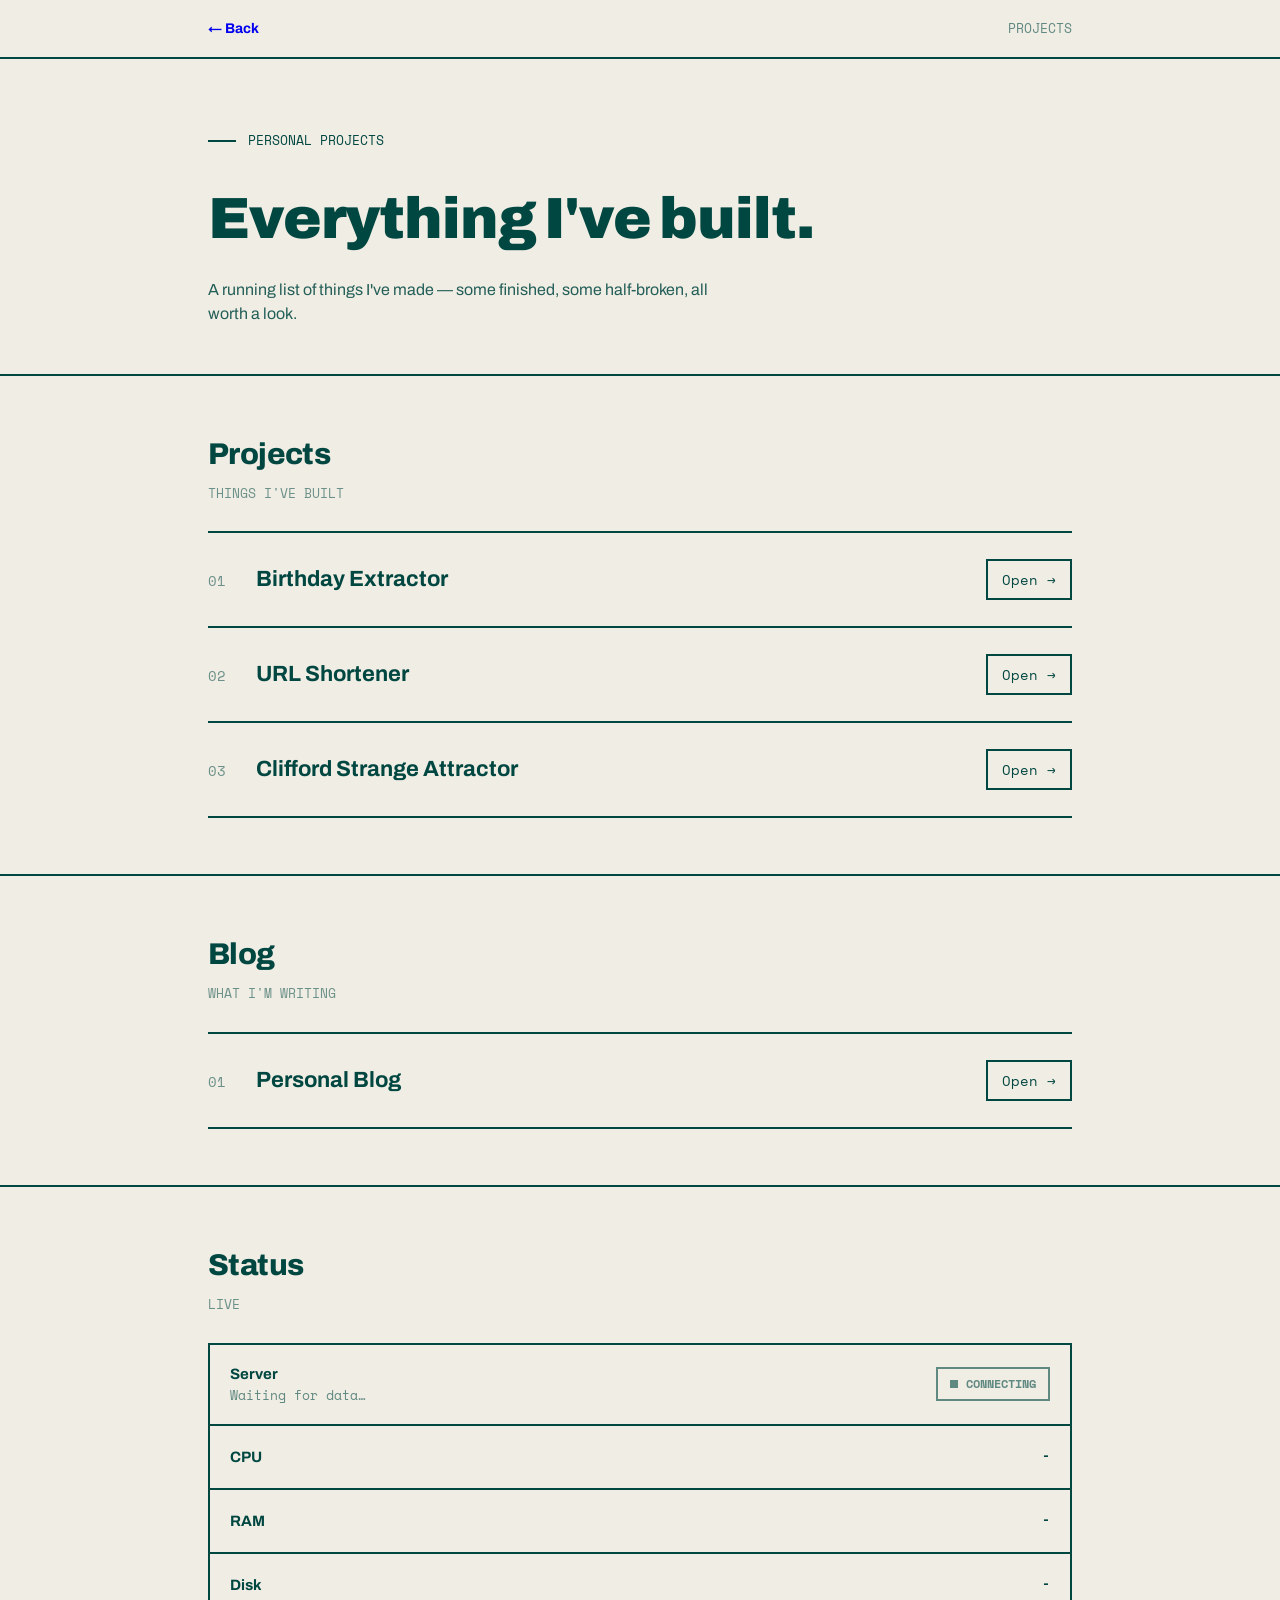
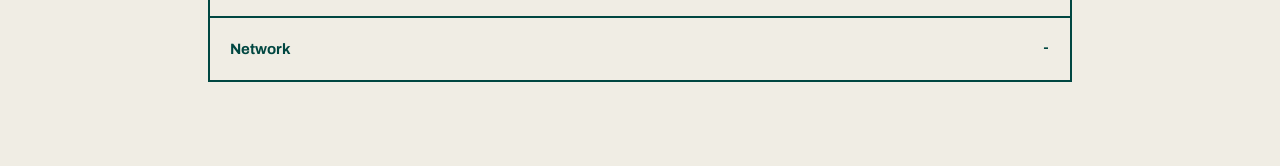
<file: projects.html>
<!DOCTYPE html>
<html lang="en">
<head>
<meta charset="UTF-8">
<meta name="viewport" content="width=device-width, initial-scale=1.0">
<title>Projects — Pranav Sharma</title>
<link rel="preconnect" href="https://fonts.googleapis.com">
<link rel="preconnect" href="https://fonts.gstatic.com" crossorigin>
<link href="https://fonts.googleapis.com/css2?family=Archivo:wght@400;500;600;700;800;900&family=Space+Mono:wght@400;700&display=swap" rel="stylesheet">
<style>
  :root{
    --cyprus:#004741;
    --sand:#F0EDE4;
    --ok:#1f7a4a;
    --down:#a13a2e;
    --warn:#a37a1c;
  }
  *{box-sizing:border-box; margin:0; padding:0;}
  body{
    background:var(--sand);
    color:var(--cyprus);
    font-family:'Archivo', sans-serif;
    line-height:1.5;
  }
  .wrap{
    max-width:920px;
    margin:0 auto;
    padding:0 28px;
  }
  .nav{
    border-bottom:2px solid var(--cyprus);
    padding:18px 0;
    position:sticky;
    top:0;
    background:var(--sand);
    z-index:10;
  }
  .nav-inner{
    max-width:920px;
    margin:0 auto;
    padding:0 28px;
    display:flex;
    justify-content:space-between;
    align-items:center;
  }
  .back{
    text-decoration:none;
    font-weight:700;
    font-size:14px;
  }
  .nav-mark{
    font-family:'Space Mono', monospace;
    font-size:13px;
    opacity:0.6;
  }
  header{
    padding:72px 0 48px;
    border-bottom:2px solid var(--cyprus);
  }
  .tag{
    font-family:'Space Mono', monospace;
    font-size:13px;
    display:flex;
    align-items:center;
    gap:12px;
    margin-bottom:24px;
  }
  .tag::before{
    content:"";
    width:28px;
    height:2px;
    background:var(--cyprus);
    display:inline-block;
  }
  h1{
    font-size:clamp(36px,7vw,58px);
    font-weight:900;
    letter-spacing:-0.02em;
  }
  .sub{
    margin-top:16px;
    max-width:60ch;
    font-size:16px;
    opacity:0.85;
  }

  .section{
    padding:56px 0;
    border-bottom:2px solid var(--cyprus);
  }
  .section-title{
    font-size:clamp(22px,4vw,30px);
    font-weight:800;
    letter-spacing:-0.02em;
    margin-bottom:8px;
  }
  .section-note{
    font-family:'Space Mono', monospace;
    font-size:12.5px;
    opacity:0.55;
    margin-bottom:28px;
  }

  .list{}
  .item{
    display:flex;
    justify-content:space-between;
    align-items:center;
    gap:20px;
    padding:26px 0;
    border-bottom:2px solid var(--cyprus);
    text-decoration:none;
    color:var(--cyprus);
  }
  .item:first-child{
    border-top:2px solid var(--cyprus);
  }
  .item-left{
    display:flex;
    align-items:baseline;
    gap:20px;
  }
  .item-num{
    font-family:'Space Mono', monospace;
    font-size:14px;
    opacity:0.55;
    width:28px;
  }
  .item-name{
    font-size:22px;
    font-weight:700;
  }
  .item-arrow{
    font-family:'Space Mono', monospace;
    font-size:14px;
    border:2px solid var(--cyprus);
    padding:8px 14px;
    white-space:nowrap;
    transition:background .15s ease, color .15s ease;
  }
  .item:hover .item-arrow{
    background:var(--cyprus);
    color:var(--sand);
  }

  /* ---------- STATUS ---------- */
  .status-box{
    border:2px solid var(--cyprus);
  }
  .status-row{
    display:flex;
    justify-content:space-between;
    align-items:center;
    padding:18px 20px;
    gap:16px;
  }
  .status-row:not(:last-child){
    border-bottom:2px solid var(--cyprus);
  }
  .status-name{
    font-weight:700;
    font-size:15px;
  }
  .status-meta{
    font-family:'Space Mono', monospace;
    font-size:12.5px;
    opacity:0.6;
    margin-top:2px;
  }
  .status-pill{
    font-family:'Space Mono', monospace;
    font-size:12px;
    font-weight:700;
    padding:6px 12px;
    border:2px solid currentColor;
    white-space:nowrap;
    display:flex;
    align-items:center;
    gap:8px;
  }
  .status-dot{
    width:8px; height:8px;
    background:currentColor;
    display:inline-block;
  }
  .status-pill.ok{ color:var(--ok); }
  .status-pill.down{ color:var(--down); }
  .status-pill.warn{ color:var(--warn); }
  .status-pill.unknown{ color:var(--cyprus); opacity:0.6; }

  .status-loading, .status-error{
    font-family:'Space Mono', monospace;
    font-size:13px;
    padding:20px;
    border:2px dashed var(--cyprus);
    opacity:0.7;
  }
  .status-footer{
    font-family:'Space Mono', monospace;
    font-size:11.5px;
    opacity:0.5;
    margin-top:14px;
  }
  .status-raw{
    margin-top:16px;
    font-family:'Space Mono', monospace;
    font-size:12px;
    opacity:0.55;
    white-space:pre-wrap;
    word-break:break-word;
    max-height:200px;
    overflow:auto;
    border-top:2px dashed var(--cyprus);
    padding-top:14px;
  }

  /* ---------- LIVE SERVER STATS ---------- */
  .live-box{
    border:2px solid var(--cyprus);
    margin-bottom:28px;
  }
  .live-head{
    display:flex;
    justify-content:space-between;
    align-items:center;
    gap:16px;
    padding:18px 20px;
    border-bottom:2px solid var(--cyprus);
  }
  .live-row{
    display:grid;
    grid-template-columns:90px 1fr 170px;
    align-items:center;
    gap:20px;
    padding:14px 20px;
  }
  .live-row:not(:last-child){
    border-bottom:2px solid var(--cyprus);
  }
  .live-label{
    font-weight:700;
    font-size:15px;
  }
  .live-row canvas{
    width:100%;
    height:34px;
    display:block;
  }
  .live-val{
    text-align:right;
    font-family:'Space Mono', monospace;
    font-size:13px;
    font-weight:700;
    white-space:nowrap;
  }
  .live-val small{
    display:block;
    font-size:11.5px;
    font-weight:400;
    opacity:0.6;
    margin-top:2px;
  }

  /* ---------- FOOTER NOTE (unlabeled, low-key) ---------- */
  .footnote{
    padding:40px 0 60px;
    opacity:0.55;
  }
  .footnote-inner{
    max-width:360px;
  }
  textarea#noteField{
    width:100%;
    resize:vertical;
    min-height:50px;
    border:1px solid var(--cyprus);
    background:transparent;
    color:var(--cyprus);
    font-family:'Space Mono', monospace;
    font-size:12px;
    padding:8px;
    outline:none;
  }
  textarea#noteField:focus{
    opacity:1;
  }
  .note-send{
    margin-top:8px;
    border:1px solid var(--cyprus);
    background:transparent;
    color:var(--cyprus);
    font-family:'Space Mono', monospace;
    font-size:11px;
    padding:6px 12px;
    cursor:pointer;
  }
  .note-send:hover{ opacity:0.7; }
  .note-send:disabled{
    opacity:0.4;
    cursor:not-allowed;
  }
  .note-status{
    margin-top:8px;
    font-family:'Space Mono', monospace;
    font-size:11px;
    min-height:14px;
  }

  @media (max-width:600px){
    .item-name{ font-size:18px; }
    .status-row{ flex-direction:column; align-items:flex-start; gap:8px; }
    .live-row{ grid-template-columns:64px 1fr 110px; gap:12px; padding:12px 14px; }
    .live-head{ padding:14px; }
  }
</style>
</head>
<body>

<div class="nav">
  <div class="nav-inner">
    <a href="index.html" class="back">← Back</a>
    <div class="nav-mark">PROJECTS</div>
  </div>
</div>

<header>
  <div class="wrap">
    <div class="tag">PERSONAL PROJECTS</div>
    <h1>Everything I've built.</h1>
    <p class="sub">A running list of things I've made — some finished, some half-broken, all worth a look.</p>
  </div>
</header>

<section class="section">
  <div class="wrap">
    <div class="section-title">Projects</div>
    <div class="section-note">THINGS I'VE BUILT</div>
    <div class="list">

      <a href="https://pranav-sharma.pages.dev/birthday" class="item" target="_blank">
        <div class="item-left">
          <span class="item-num">01</span>
          <span class="item-name">Birthday Extractor</span>
        </div>
        <span class="item-arrow">Open →</span>
      </a>

      <a href="https://urlshortenerz.pages.dev/" class="item" target="_blank">
        <div class="item-left">
          <span class="item-num">02</span>
          <span class="item-name">URL Shortener</span>
        </div>
        <span class="item-arrow">Open →</span>
      </a>

      <a href="https://pranav-sharma.pages.dev/attractor" class="item" target="_blank">
        <div class="item-left">
          <span class="item-num">03</span>
          <span class="item-name">Clifford Strange Attractor</span>
        </div>
        <span class="item-arrow">Open →</span>
      </a>

    </div>
  </div>
</section>


<section class="section">
  <div class="wrap">
    <div class="section-title">Blog</div>
    <div class="section-note">WHAT I'M WRITING</div>
    <div class="list">

      <a href="https://verax.pages.dev" class="item" target="_blank">
        <div class="item-left">
          <span class="item-num">01</span>
          <span class="item-name">Personal Blog</span>
        </div>
        <span class="item-arrow">Open →</span>
      </a>

    </div>
  </div>
</section>



<section class="section" style="border-bottom:none;">
  <div class="wrap">
    <div class="section-title">Status</div>
    <div class="section-note">LIVE</div>

    <div class="live-box" id="liveBox">
      <div class="live-head">
        <div>
          <div class="status-name">Server</div>
          <div class="status-meta" id="liveMeta">Waiting for data…</div>
        </div>
        <div class="status-pill unknown" id="livePill"><span class="status-dot"></span>CONNECTING</div>
      </div>
      <div class="live-row">
        <span class="live-label">CPU</span>
        <canvas id="lc-cpu"></canvas>
        <div class="live-val"><span id="lv-cpu">-</span><small id="lv-cpu-s"></small></div>
      </div>
      <div class="live-row">
        <span class="live-label">RAM</span>
        <canvas id="lc-ram"></canvas>
        <div class="live-val"><span id="lv-ram">-</span><small id="lv-ram-s"></small></div>
      </div>
      <div class="live-row">
        <span class="live-label">Disk</span>
        <canvas id="lc-dio"></canvas>
        <div class="live-val"><span id="lv-dr">-</span><small id="lv-dw"></small></div>
      </div>
      <div class="live-row">
        <span class="live-label">Network</span>
        <canvas id="lc-net"></canvas>
        <div class="live-val"><span id="lv-rx">-</span><small id="lv-tx"></small></div>
      </div>
    </div>


</body>
</html>
</file>
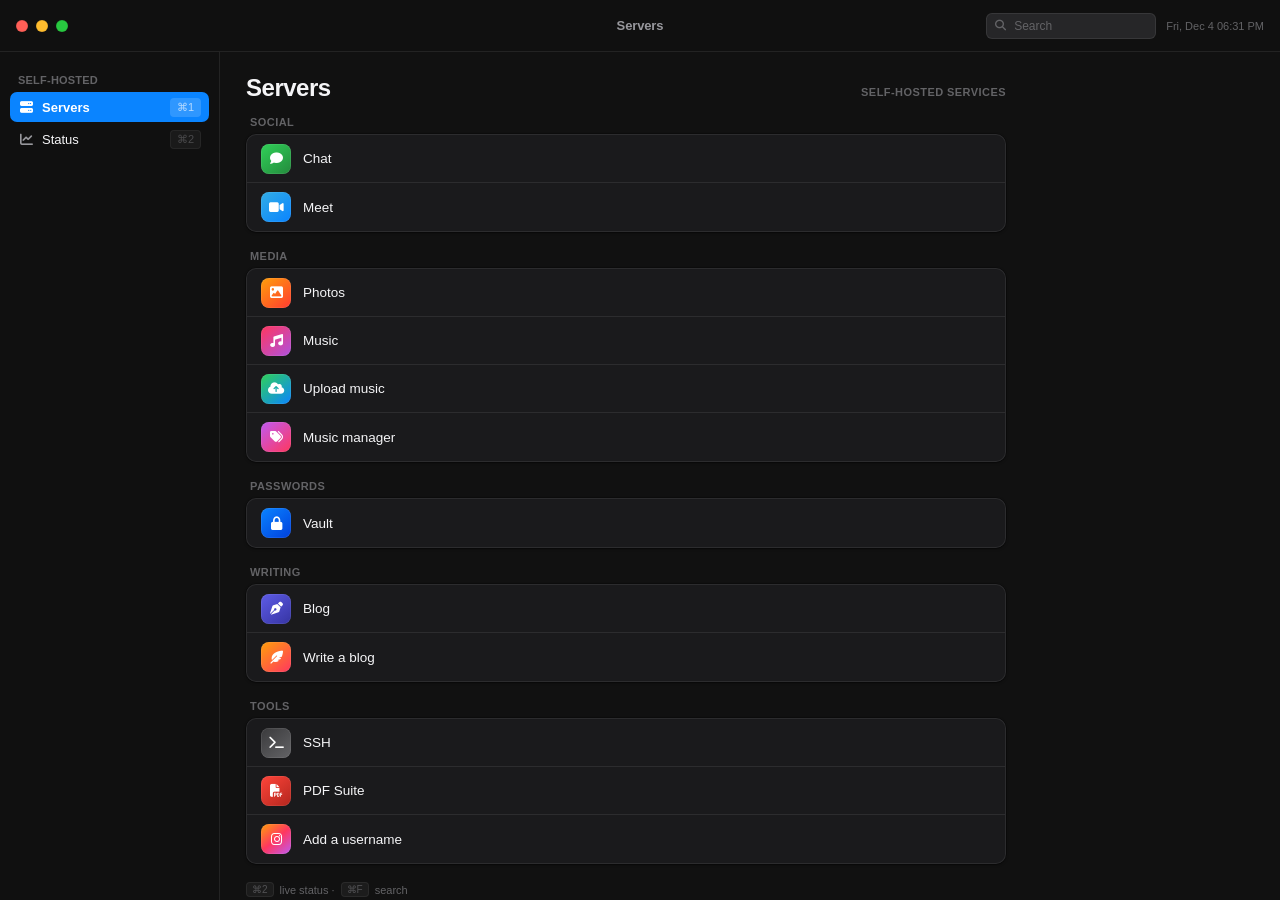
<file: servers.html>
<!DOCTYPE html>
<html lang="en">
<head>
<meta charset="UTF-8">
<meta name="viewport" content="width=device-width, initial-scale=1, viewport-fit=cover">
<meta name="color-scheme" content="dark">
<meta name="theme-color" content="#111111">
<title>Servers</title>
<link rel="stylesheet" href="https://cdnjs.cloudflare.com/ajax/libs/font-awesome/6.5.1/css/all.min.css">
<style>
:root{
  color-scheme:dark;
  --bg-primary:#111111;--bg-secondary:#1a1a1c;--bg-tertiary:#262628;--bg-elevated:#1a1a1c;
  --text-primary:#F5F5F7;--text-secondary:#98989D;--text-tertiary:#636366;
  --border:rgba(255,255,255,.08);--border-strong:rgba(255,255,255,.15);
  --accent:#0A84FF;--accent-hover:#409CFF;
  --surface-hover:rgba(255,255,255,.06);--surface-active:rgba(255,255,255,.1);
  --ok:#30D158;--down:#FF453A;--warn:#FF9F0A;--unknown:#636366;
  --sidebar-vibrancy:rgba(17,17,17,.78);
  --shadow-sm:0 0 0 .5px rgba(0,0,0,.5),0 1px 3px rgba(0,0,0,.4);
  --shadow-md:0 0 0 .5px rgba(0,0,0,.6),0 8px 24px rgba(0,0,0,.5);
  --ease-out:cubic-bezier(.25,.46,.45,.94);--dur-fast:150ms;--dur-normal:250ms;
}
*{box-sizing:border-box}
html,body{height:100%}
body{
  margin:0;
  font-family:-apple-system,BlinkMacSystemFont,"SF Pro Display","SF Pro Text","Helvetica Neue",Helvetica,Arial,sans-serif;
  color:var(--text-primary);background-color:#111;
  background-image:linear-gradient(160deg,#111111 0%,#151517 100%);
  background-size:cover;background-position:center;background-repeat:no-repeat;background-attachment:fixed;
  -webkit-font-smoothing:antialiased;font-size:13px;overflow:hidden;
}
a,button,input{-webkit-tap-highlight-color:transparent}
:focus-visible{outline:2px solid var(--accent);outline-offset:-2px;border-radius:6px}

.window{
  width:100vw;height:100dvh;background:var(--bg-primary);overflow:hidden;display:grid;
  grid-template-columns:220px 1fr;grid-template-rows:auto 1fr;
  transition:transform var(--dur-normal) var(--ease-out),opacity var(--dur-normal) var(--ease-out);
}
.titlebar{
  grid-column:1/-1;display:flex;align-items:center;gap:10px;
  padding:env(safe-area-inset-top,0px) 16px 0;height:calc(52px + env(safe-area-inset-top,0px));
  background:var(--sidebar-vibrancy);backdrop-filter:saturate(180%) blur(20px);-webkit-backdrop-filter:saturate(180%) blur(20px);
  border-bottom:.5px solid var(--border);user-select:none;position:relative;
}
.traffic{display:flex;gap:8px;width:56px}
.tdot{width:12px;height:12px;border-radius:50%;position:relative;cursor:pointer;display:flex;align-items:center;justify-content:center}
.tdot.r{background:#FF5F57}.tdot.y{background:#FEBC2E}.tdot.g{background:#28C840}
.tdot::before{content:'';position:absolute;inset:0;border-radius:50%;box-shadow:inset 0 0 0 .5px rgba(0,0,0,.15)}
.tdot i{font-size:7px;color:rgba(0,0,0,.55);opacity:0;transition:opacity var(--dur-fast) ease}
.window:hover .tdot i{opacity:1}
.titlebar-title{position:absolute;left:50%;transform:translateX(-50%);font-size:13px;font-weight:590;color:var(--text-secondary);letter-spacing:-.01em;pointer-events:none}
.titlebar-search{
  margin-left:auto;display:flex;align-items:center;gap:6px;background:var(--bg-tertiary);border:.5px solid var(--border);
  border-radius:6px;padding:4px 8px;width:170px;
  transition:width var(--dur-normal) var(--ease-out),border-color var(--dur-fast) ease;
}
.titlebar-search:focus-within{width:230px;border-color:var(--accent)}
.titlebar-search i{color:var(--text-tertiary);font-size:11px}
.titlebar-search input{border:none;background:none;outline:none;font-size:12px;color:var(--text-primary);width:100%;font-family:inherit}
.titlebar-search input::placeholder{color:var(--text-tertiary)}
.titlebar-clock{font-size:11px;color:var(--text-tertiary);font-variant-numeric:tabular-nums;white-space:nowrap}

.sidebar{
  background:var(--sidebar-vibrancy);backdrop-filter:saturate(180%) blur(20px);-webkit-backdrop-filter:saturate(180%) blur(20px);
  border-right:.5px solid var(--border);padding:8px 10px;display:flex;flex-direction:column;gap:2px;overflow-y:auto;
}
.sb-label{font-size:11px;font-weight:600;color:var(--text-tertiary);letter-spacing:.02em;padding:14px 8px 4px;text-transform:uppercase}
.sb-item{
  display:flex;align-items:center;gap:8px;padding:0 8px;height:30px;border-radius:7px;font-size:13px;font-weight:450;
  color:var(--text-primary);cursor:pointer;transition:background var(--dur-fast) ease;border:none;background:none;width:100%;text-align:left;font-family:inherit;
}
.sb-item:hover{background:var(--surface-hover)}
.sb-item.active{background:var(--accent);color:#fff;font-weight:590}
.sb-icon{font-size:13px;width:16px;text-align:center;color:var(--text-secondary)}
.sb-item.active .sb-icon{color:#fff}
.sb-kbd{margin-left:auto;font-size:11px;font-weight:500;color:var(--text-tertiary);background:var(--surface-hover);padding:2px 6px;border-radius:4px;border:.5px solid var(--border);opacity:.7}
.sb-item.active .sb-kbd{background:rgba(255,255,255,.22);color:#fff;border-color:transparent}

.content{overflow-y:auto;padding:22px 26px calc(28px + env(safe-area-inset-bottom,0px));background:var(--bg-primary)}
.pane{display:none;max-width:760px}
.pane.active{display:block;animation:paneIn var(--dur-normal) var(--ease-out)}
@keyframes paneIn{from{opacity:0;transform:translateY(6px)}to{opacity:1;transform:translateY(0)}}
.content-head{display:flex;align-items:baseline;justify-content:space-between;margin-bottom:14px}
.content-title{font-size:24px;font-weight:700;letter-spacing:-.02em}
.content-sub{font-size:11px;color:var(--text-tertiary);font-weight:600;letter-spacing:.04em}

.group{margin-bottom:18px}
.group-title{font-size:11px;font-weight:600;color:var(--text-tertiary);letter-spacing:.04em;text-transform:uppercase;padding:0 4px 6px}

.card{background:var(--bg-elevated);border:.5px solid var(--border);border-radius:10px;box-shadow:var(--shadow-sm);overflow:hidden}
.list{display:flex;flex-direction:column}
.item{
  display:flex;align-items:center;justify-content:space-between;padding:0 14px;height:48px;text-decoration:none;color:var(--text-primary);
  border-bottom:.5px solid var(--border);transition:background var(--dur-fast) ease,transform var(--dur-fast) ease;
}
.item:last-child{border-bottom:none}
.item:hover{background:var(--surface-hover)}
.item:active{transform:scale(.995);background:var(--surface-active)}
.item-left{display:flex;align-items:center;gap:12px}
.item-icon{width:30px;height:30px;border-radius:8px;display:flex;align-items:center;justify-content:center;font-size:13px;color:#fff;flex:0 0 auto;box-shadow:inset 0 0 0 .5px rgba(255,255,255,.15)}
.item-name{font-size:13.5px;font-weight:500}
.item-arrow{font-size:12px;font-weight:500;color:var(--accent);opacity:0;transform:translateX(-4px);transition:opacity var(--dur-fast) ease,transform var(--dur-fast) ease;display:flex;align-items:center;gap:5px}
.item:hover .item-arrow,.item:focus-visible .item-arrow{opacity:1;transform:translateX(0)}

.live-box{padding:14px 16px 4px}
.live-head{display:flex;align-items:center;justify-content:space-between;padding-bottom:12px;border-bottom:.5px solid var(--border);margin-bottom:6px}
.status-name{font-size:13px;font-weight:600}
.status-meta{font-size:11px;color:var(--text-tertiary);margin-top:2px}
.status-pill{
  display:inline-flex;align-items:center;gap:5px;font-size:10px;font-weight:600;letter-spacing:.03em;padding:3px 8px;border-radius:20px;background:var(--surface-hover);
  transition:background var(--dur-normal) ease,color var(--dur-normal) ease;
}
.status-dot{width:6px;height:6px;border-radius:50%;background:currentColor}
.status-pill.ok{color:var(--ok);background:color-mix(in srgb,var(--ok) 16%,transparent)}
.status-pill.ok .status-dot{animation:pulse 2s ease-in-out infinite}
.status-pill.down{color:var(--down);background:color-mix(in srgb,var(--down) 16%,transparent)}
.status-pill.warn{color:var(--warn);background:color-mix(in srgb,var(--warn) 16%,transparent)}
.status-pill.unknown{color:var(--unknown);background:color-mix(in srgb,var(--unknown) 20%,transparent)}
@keyframes pulse{0%,100%{opacity:1}50%{opacity:.35}}

.live-row{display:grid;grid-template-columns:52px 1fr 110px;align-items:center;gap:10px;padding:8px 0}
.live-label{font-size:11px;font-weight:600;color:var(--text-tertiary)}
.live-row canvas{width:100%;height:28px;display:block}
.live-val{text-align:right;font-size:12px;font-weight:600;font-variant-numeric:tabular-nums}
.live-val small{display:block;font-size:10px;font-weight:500;color:var(--text-tertiary)}

.status-list{border-top:.5px solid var(--border)}
.status-row{display:flex;align-items:center;justify-content:space-between;padding:0 14px;height:48px;border-bottom:.5px solid var(--border)}
.status-row:last-child{border-bottom:none}
.status-loading,.status-error{padding:16px;font-size:12px;color:var(--text-tertiary);text-align:center}
.status-error{color:var(--down)}
.status-footer{padding:8px 14px 12px;font-size:10px;color:var(--text-tertiary);text-align:center}
.status-raw{margin:0 14px 12px;padding:10px;background:var(--surface-hover);border-radius:6px;font-size:10px;white-space:pre-wrap;word-break:break-all;max-height:180px;overflow:auto}

.hint{margin-top:12px;font-size:11px;color:var(--text-tertiary);display:flex;align-items:center;gap:6px;flex-wrap:wrap}
.hint .kbd{display:inline-flex;align-items:center;padding:1px 5px;font-size:10px;background:var(--surface-hover);border-radius:4px;border:.5px solid var(--border);opacity:.8}

::-webkit-scrollbar{width:9px;height:9px}
::-webkit-scrollbar-thumb{background:var(--text-tertiary);border-radius:8px;border:2px solid transparent;background-clip:content-box}
::-webkit-scrollbar-track{background:transparent}

.empty-state{display:flex;flex-direction:column;align-items:center;justify-content:center;padding:48px 20px;text-align:center;color:var(--text-tertiary)}
.empty-state i{font-size:22px;margin-bottom:10px;opacity:.5}
.empty-state p{margin:0;font-size:12.5px}

@media (max-width:720px){
  .window{grid-template-columns:1fr;grid-template-rows:auto 1fr auto}
  .traffic,.titlebar-clock,.hint,.sb-kbd,.sb-label{display:none}
  .titlebar{padding-left:12px;padding-right:12px}
  .titlebar-title{position:static;transform:none;font-size:15px;font-weight:700;color:var(--text-primary)}
  .titlebar-search,.titlebar-search:focus-within{width:auto;flex:1;margin-left:8px}
  .sidebar{grid-row:3;flex-direction:row;border-right:none;border-top:.5px solid var(--border);padding:6px 10px calc(6px + env(safe-area-inset-bottom,0px));overflow:visible}
  .sb-item{flex:1;flex-direction:column;justify-content:center;height:46px;gap:3px;font-size:10.5px}
  .sb-item .sb-icon{font-size:15px}
  .content{padding:16px 14px}
  .item-arrow{display:none}
  .live-row{grid-template-columns:44px 1fr 96px}
}
</style>
</head>
<body>

<div class="window" id="win">

  <div class="titlebar">
    <div class="traffic">
      <span class="tdot r" id="btnClose" title="Close"><i class="fa-solid fa-xmark"></i></span>
      <span class="tdot y" id="btnMin" title="Minimize"><i class="fa-solid fa-minus"></i></span>
      <span class="tdot g" id="btnZoom" title="Zoom"><i class="fa-solid fa-plus"></i></span>
    </div>
    <div class="titlebar-title" id="titleText">Servers</div>
    <div class="titlebar-search">
      <i class="fa-solid fa-magnifying-glass"></i>
      <input type="text" id="filterInput" placeholder="Search" autocomplete="off" spellcheck="false">
    </div>
    <div class="titlebar-clock" id="clock"></div>
  </div>

  <div class="sidebar">
    <div class="sb-label">Self-Hosted</div>
    <button class="sb-item active" data-pane="servers">
      <i class="fa-solid fa-server sb-icon"></i> Servers <span class="sb-kbd">⌘1</span>
    </button>
    <button class="sb-item" data-pane="status">
      <i class="fa-solid fa-chart-line sb-icon"></i> Status <span class="sb-kbd">⌘2</span>
    </button>
  </div>

  <div class="content">

    <div class="pane active" id="pane-servers">
      <div class="content-head">
        <div class="content-title">Servers</div>
        <div class="content-sub">SELF-HOSTED SERVICES</div>
      </div>
      <div id="serverList">

        <div class="group">
          <div class="group-title">Social</div>
          <div class="card"><div class="list">
            <a href="https://chat.pranavsharma.dpdns.org" class="item" target="_blank" rel="noopener" data-name="chat">
              <div class="item-left">
                <div class="item-icon" style="background:linear-gradient(140deg,#30D158,#248A3D)"><i class="fa-solid fa-comment"></i></div>
                <span class="item-name">Chat</span>
              </div>
              <span class="item-arrow">Open <i class="fa-solid fa-arrow-right"></i></span>
            </a>
            <a href="https://meet.pranavsharma.dpdns.org" class="item" target="_blank" rel="noopener" data-name="meet">
              <div class="item-left">
                <div class="item-icon" style="background:linear-gradient(140deg,#32ADE6,#0A84FF)"><i class="fa-solid fa-video"></i></div>
                <span class="item-name">Meet</span>
              </div>
              <span class="item-arrow">Open <i class="fa-solid fa-arrow-right"></i></span>
            </a>
          </div></div>
        </div>

        <div class="group">
          <div class="group-title">Media</div>
          <div class="card"><div class="list">
            <a href="https://photos.pranavsharma.dpdns.org" class="item" target="_blank" rel="noopener" data-name="photos">
              <div class="item-left">
                <div class="item-icon" style="background:linear-gradient(140deg,#FF9F0A,#FF3B30)"><i class="fa-solid fa-image"></i></div>
                <span class="item-name">Photos</span>
              </div>
              <span class="item-arrow">Open <i class="fa-solid fa-arrow-right"></i></span>
            </a>
            <a href="https://music.pranavsharma.dpdns.org" class="item" target="_blank" rel="noopener" data-name="music">
              <div class="item-left">
                <div class="item-icon" style="background:linear-gradient(140deg,#FF375F,#AF52DE)"><i class="fa-solid fa-music"></i></div>
                <span class="item-name">Music</span>
              </div>
              <span class="item-arrow">Open <i class="fa-solid fa-arrow-right"></i></span>
            </a>
            <a href="https://musicupload.pranavsharma.dpdns.org" class="item" target="_blank" rel="noopener" data-name="upload music">
              <div class="item-left">
                <div class="item-icon" style="background:linear-gradient(140deg,#30D158,#0A84FF)"><i class="fa-solid fa-cloud-arrow-up"></i></div>
                <span class="item-name">Upload music</span>
              </div>
              <span class="item-arrow">Open <i class="fa-solid fa-arrow-right"></i></span>
            </a>
            <a href="https://musicmanager.pranavsharma.dpdns.org" class="item" target="_blank" rel="noopener" data-name="music manager">
              <div class="item-left">
                <div class="item-icon" style="background:linear-gradient(140deg,#BF5AF2,#FF375F)"><i class="fa-solid fa-tags"></i></div>
                <span class="item-name">Music manager</span>
              </div>
              <span class="item-arrow">Open <i class="fa-solid fa-arrow-right"></i></span>
            </a>
          </div></div>
        </div>

        <div class="group">
          <div class="group-title">Passwords</div>
          <div class="card"><div class="list">
            <a href="https://vault.pranavsharma.dpdns.org" class="item" target="_blank" rel="noopener" data-name="vault">
              <div class="item-left">
                <div class="item-icon" style="background:linear-gradient(140deg,#0A84FF,#0040DD)"><i class="fa-solid fa-lock"></i></div>
                <span class="item-name">Vault</span>
              </div>
              <span class="item-arrow">Open <i class="fa-solid fa-arrow-right"></i></span>
            </a>
          </div></div>
        </div>

        <div class="group">
          <div class="group-title">Writing</div>
          <div class="card"><div class="list">
            <a href="https://blog.pranavsharma.dpdns.org/" class="item" target="_blank" rel="noopener" data-name="blog">
              <div class="item-left">
                <div class="item-icon" style="background:linear-gradient(140deg,#5E5CE6,#3634A3)"><i class="fa-solid fa-pen-nib"></i></div>
                <span class="item-name">Blog</span>
              </div>
              <span class="item-arrow">Open <i class="fa-solid fa-arrow-right"></i></span>
            </a>
            <a href="https://blog.pranavsharma.dpdns.org/ghost" class="item" target="_blank" rel="noopener" data-name="write a blog">
              <div class="item-left">
                <div class="item-icon" style="background:linear-gradient(140deg,#FF9F0A,#FF375F)"><i class="fa-solid fa-feather-pointed"></i></div>
                <span class="item-name">Write a blog</span>
              </div>
              <span class="item-arrow">Open <i class="fa-solid fa-arrow-right"></i></span>
            </a>
          </div></div>
        </div>

        <div class="group">
          <div class="group-title">Tools</div>
          <div class="card"><div class="list">
            <a href="https://ssh.pranavsharma.dpdns.org/" class="item" target="_blank" rel="noopener" data-name="ssh">
              <div class="item-left">
                <div class="item-icon" style="background:linear-gradient(140deg,#3A3A3C,#636366)"><i class="fa-solid fa-terminal"></i></div>
                <span class="item-name">SSH</span>
              </div>
              <span class="item-arrow">Open <i class="fa-solid fa-arrow-right"></i></span>
            </a>
            <a href="https://pdf.pranavsharma.dpdns.org" class="item" target="_blank" rel="noopener" data-name="pdf suite">
              <div class="item-left">
                <div class="item-icon" style="background:linear-gradient(140deg,#FF453A,#B3261E)"><i class="fa-solid fa-file-pdf"></i></div>
                <span class="item-name">PDF Suite</span>
              </div>
              <span class="item-arrow">Open <i class="fa-solid fa-arrow-right"></i></span>
            </a>
            <a href="https://pranav-sharma.pages.dev/instagram/" class="item" target="_blank" rel="noopener" data-name="add a username">
              <div class="item-left">
                <div class="item-icon" style="background:linear-gradient(140deg,#FF9F0A,#FF375F 50%,#BF5AF2)"><i class="fa-brands fa-instagram"></i></div>
                <span class="item-name">Add a username</span>
              </div>
              <span class="item-arrow">Open <i class="fa-solid fa-arrow-right"></i></span>
            </a>
          </div></div>
        </div>

      </div>
      <div class="hint"><span class="kbd">⌘2</span> live status · <span class="kbd">⌘F</span> search</div>
    </div>

    <div class="pane" id="pane-status">
      <div class="content-head">
        <div class="content-title">Status</div>
        <div class="content-sub">LIVE</div>
      </div>

      <div class="card">
        <div class="live-box" id="liveBox">
          <div class="live-head">
            <div>
              <div class="status-name">Server</div>
              <div class="status-meta" id="liveMeta">Waiting for data…</div>
            </div>
            <div class="status-pill unknown" id="livePill"><span class="status-dot"></span>CONNECTING</div>
          </div>

          <div class="live-row">
            <span class="live-label">CPU</span>
            <canvas id="lc-cpu"></canvas>
            <div class="live-val"><span id="lv-cpu">-</span><small id="lv-cpu-s"></small></div>
          </div>
          <div class="live-row">
            <span class="live-label">RAM</span>
            <canvas id="lc-ram"></canvas>
            <div class="live-val"><span id="lv-ram">-</span><small id="lv-ram-s"></small></div>
          </div>
          <div class="live-row">
            <span class="live-label">Disk</span>
            <canvas id="lc-dio"></canvas>
            <div class="live-val"><span id="lv-dr">-</span><small id="lv-dw"></small></div>
          </div>
          <div class="live-row">
            <span class="live-label">Network</span>
            <canvas id="lc-net"></canvas>
            <div class="live-val"><span id="lv-rx">-</span><small id="lv-tx"></small></div>
          </div>
        </div>

        <div id="statusContainer" class="status-list">
          <div class="status-loading">Checking services…</div>
        </div>
      </div>
    </div>

  </div>
</div>

<script>
const sbItems=document.querySelectorAll('.sb-item');
const panes={servers:document.getElementById('pane-servers'),status:document.getElementById('pane-status')};
const titleText=document.getElementById('titleText');
const titles={servers:'Servers',status:'Status'};
const filterInput=document.getElementById('filterInput');

function activate(key){
  sbItems.forEach(b=>b.classList.toggle('active',b.dataset.pane===key));
  Object.entries(panes).forEach(([k,el])=>el.classList.toggle('active',k===key));
  titleText.textContent=titles[key];
  try{history.replaceState(null,'','#'+key)}catch(_){}
}
sbItems.forEach(b=>b.addEventListener('click',()=>activate(b.dataset.pane)));
if(panes[location.hash.slice(1)])activate(location.hash.slice(1));

window.addEventListener('keydown',e=>{
  const mod=e.metaKey||e.ctrlKey;
  if(mod&&e.key==='1'){e.preventDefault();activate('servers')}
  if(mod&&e.key==='2'){e.preventDefault();activate('status')}
  if(mod&&e.key.toLowerCase()==='f'){e.preventDefault();activate('servers');filterInput.focus()}
  if(e.key==='Escape'){filterInput.value='';filterInput.blur();filterRows('')}
  if(e.key==='Enter'&&document.activeElement===filterInput){
    const first=[...document.querySelectorAll('.pane.active .item')].find(r=>r.style.display!=='none');
    if(first)first.click();
  }
});

function filterRows(q){
  q=q.trim().toLowerCase();
  document.querySelectorAll('#serverList .item').forEach(row=>{
    row.style.display=(!q||row.dataset.name.includes(q))?'':'none';
  });
  document.querySelectorAll('#serverList .group').forEach(g=>{
    g.style.display=[...g.querySelectorAll('.item')].some(r=>r.style.display!=='none')?'':'none';
  });
}
filterInput.addEventListener('input',e=>filterRows(e.target.value));

const win=document.getElementById('win');
function flash(transform,opacity,ms){
  win.style.transform=transform;win.style.opacity=opacity;
  setTimeout(()=>{win.style.transform='';win.style.opacity=''},ms);
}
document.getElementById('btnClose').addEventListener('click',()=>flash('scale(.92)','.3',400));
document.getElementById('btnMin').addEventListener('click',()=>flash('scale(.85) translateY(40px)','.4',350));
document.getElementById('btnZoom').addEventListener('click',()=>{
  win.style.transform=win.style.transform==='scale(1.01)'?'':'scale(1.01)';
});

function tickClock(){
  const d=new Date();
  document.getElementById('clock').textContent=
    d.toLocaleDateString(undefined,{weekday:'short',month:'short',day:'numeric'})+'  '+
    d.toLocaleTimeString(undefined,{hour:'2-digit',minute:'2-digit'});
}
tickClock();setInterval(tickClock,30000);

const STATUS_URL="https://status.pranavsharma.dpdns.org/status.json";
const container=document.getElementById('statusContainer');
const STALE_THRESHOLD_SECONDS=86400;

const esc=s=>String(s).replace(/[&<>"']/g,c=>({'&':'&amp;','<':'&lt;','>':'&gt;','"':'&quot;',"'":'&#39;'}[c]));

function pillClass(state){
  if(!state)return 'unknown';
  const s=String(state).toLowerCase();
  if(['up','online','ok','operational','healthy','pass','success'].includes(s))return 'ok';
  if(['down','offline','fail','error','outage','failed'].includes(s))return 'down';
  if(['degraded','warn','warning','partial','stale'].includes(s))return 'warn';
  return 'unknown';
}
function pillLabel(state){return state?String(state).toUpperCase():'UNKNOWN'}
function formatAgo(seconds){
  if(seconds===undefined||seconds===null||isNaN(seconds))return null;
  seconds=Number(seconds);
  if(seconds<60)return Math.round(seconds)+'s ago';
  const mins=seconds/60;
  if(mins<60)return Math.round(mins)+'m ago';
  const hrs=mins/60;
  if(hrs<24)return Math.round(hrs)+'h ago';
  return (hrs/24).toFixed(1)+'d ago';
}
function renderServices(services,generatedAt){
  if(!services.length){
    container.innerHTML='<div class="empty-state"><i class="fa-solid fa-satellite-dish"></i><p>No services reporting yet.</p></div>';
    return;
  }
  const box=document.createElement('div');
  services.forEach(svc=>{
    const name=svc.name||svc.service||svc.id||'Service';
    let state=svc.status||svc.state||(svc.up===true?'up':svc.up===false?'down':null);
    const secondsAgo=svc.seconds_ago??svc.secondsAgo;
    if(!state&&secondsAgo!==undefined)state=secondsAgo>STALE_THRESHOLD_SECONDS?'stale':'ok';
    const meta=formatAgo(secondsAgo)||svc.url||svc.uptime||svc.responseTime||svc.latency;
    const row=document.createElement('div');
    row.className='status-row';
    const left=document.createElement('div');
    left.innerHTML='<div class="status-name">'+esc(name)+'</div>'+(meta?'<div class="status-meta">Last backup: '+esc(meta)+'</div>':'');
    const pill=document.createElement('div');
    pill.className='status-pill '+pillClass(state);
    pill.innerHTML='<span class="status-dot"></span>'+esc(pillLabel(state));
    row.appendChild(left);
    row.appendChild(pill);
    box.appendChild(row);
  });
  container.innerHTML='';
  container.appendChild(box);
  if(generatedAt){
    const footer=document.createElement('div');
    footer.className='status-footer';
    try{footer.textContent='Report generated '+new Date(generatedAt).toLocaleString()}
    catch(e){footer.textContent='Report generated '+generatedAt}
    container.appendChild(footer);
  }
}
function findServiceArray(data){
  if(Array.isArray(data))return data;
  for(const key of ['services','status','monitors','sites','items','backups']){
    if(Array.isArray(data[key]))return data[key];
  }
  return null;
}

fetch(STATUS_URL,{cache:'no-store'})
  .then(res=>{if(!res.ok)throw new Error('Request failed: '+res.status);return res.json()})
  .then(data=>{
    const services=findServiceArray(data);
    if(services)renderServices(services,data.generated_at||data.generatedAt);
    else container.innerHTML='<div class="status-loading">Connected, but the response format wasn\'t recognized.</div><div class="status-raw">'+esc(JSON.stringify(data,null,2))+'</div>';
  })
  .catch(err=>{
    container.innerHTML='<div class="status-error">Couldn\'t load status right now ('+esc(err.message)+'). The endpoint may be offline or blocking cross-origin requests.</div>';
  });

(function(){
  const WS_URL='wss://monitor.pranavsharma.dpdns.org/ws';
  const N=60;
  const H={cpu:[],ram:[],dr:[],dw:[],rx:[],tx:[]};
  const $=id=>document.getElementById(id);
  const fmt=b=>b>=1e9?(b/1e9).toFixed(2)+' GB/s':b>=1e6?(b/1e6).toFixed(2)+' MB/s':b>=1e3?(b/1e3).toFixed(1)+' KB/s':Math.round(b)+' B/s';
  const gb=b=>(b/2**30).toFixed(1)+' GB';
  const push=(k,v)=>{H[k].push(v);if(H[k].length>N)H[k].shift()};
  const ink=()=>getComputedStyle(document.documentElement).getPropertyValue('--accent').trim()||'#0A84FF';

  function setPill(cls,label){
    const p=$('livePill');
    p.className='status-pill '+cls;
    p.innerHTML='<span class="status-dot"></span>'+label;
  }

  function draw(id,series,fixedMax){
    const c=$(id),d=window.devicePixelRatio||1;
    const w=c.clientWidth,h=c.clientHeight;
    if(!w||!h)return;
    c.width=w*d;c.height=h*d;
    const g=c.getContext('2d');
    g.scale(d,d);
    const max=fixedMax||Math.max(1,...series.flat());
    const step=w/(N-1);
    series.forEach((s,i)=>{
      g.beginPath();
      s.forEach((v,j)=>{
        const x=w-(s.length-1-j)*step;
        const y=h-2-(v/max)*(h-4);
        j?g.lineTo(x,y):g.moveTo(x,y);
      });
      g.strokeStyle=ink();
      g.globalAlpha=i===0?1:.4;
      g.lineWidth=2;
      g.lineJoin='round';
      g.lineCap='round';
      g.stroke();
    });
    g.globalAlpha=1;
  }

  function onData(d){
    try{
      push('cpu',d.cpu);
      push('ram',d.ram.percent);
      push('dr',d.disk.r);
      push('dw',d.disk.w);
      push('rx',d.net.rx);
      push('tx',d.net.tx);
      $('lv-cpu').textContent=d.cpu.toFixed(0)+'%';
      $('lv-cpu-s').textContent=d.cores.length+' cores'+(d.temp?' · '+d.temp.toFixed(0)+'°C':'');
      $('lv-ram').textContent=d.ram.percent.toFixed(0)+'%';
      $('lv-ram-s').textContent=gb(d.ram.used)+' / '+gb(d.ram.total);
      $('lv-dr').textContent='R '+fmt(d.disk.r);
      $('lv-dw').textContent='W '+fmt(d.disk.w);
      $('lv-rx').textContent='↓ '+fmt(d.net.rx);
      $('lv-tx').textContent='↑ '+fmt(d.net.tx);
      $('liveMeta').textContent='Load '+d.load.map(x=>x.toFixed(2)).join(' / ')+' · up '+Math.floor(d.uptime/3600)+'h';
      draw('lc-cpu',[H.cpu],100);
      draw('lc-ram',[H.ram],100);
      draw('lc-dio',[H.dr,H.dw]);
      draw('lc-net',[H.rx,H.tx]);
    }catch(_){}
  }

  function connect(){
    let ws;
    try{ws=new WebSocket(WS_URL)}
    catch(e){setPill('down','OFFLINE');return setTimeout(connect,5000)}
    ws.onopen=()=>setPill('ok','LIVE');
    ws.onmessage=e=>{try{onData(JSON.parse(e.data))}catch(_){}};
    ws.onclose=()=>{setPill('down','OFFLINE');$('liveMeta').textContent='Reconnecting…';setTimeout(connect,3000)};
    ws.onerror=()=>setPill('down','OFFLINE');
  }
  connect();
})();
</script>

</body>
</html>
</file>
